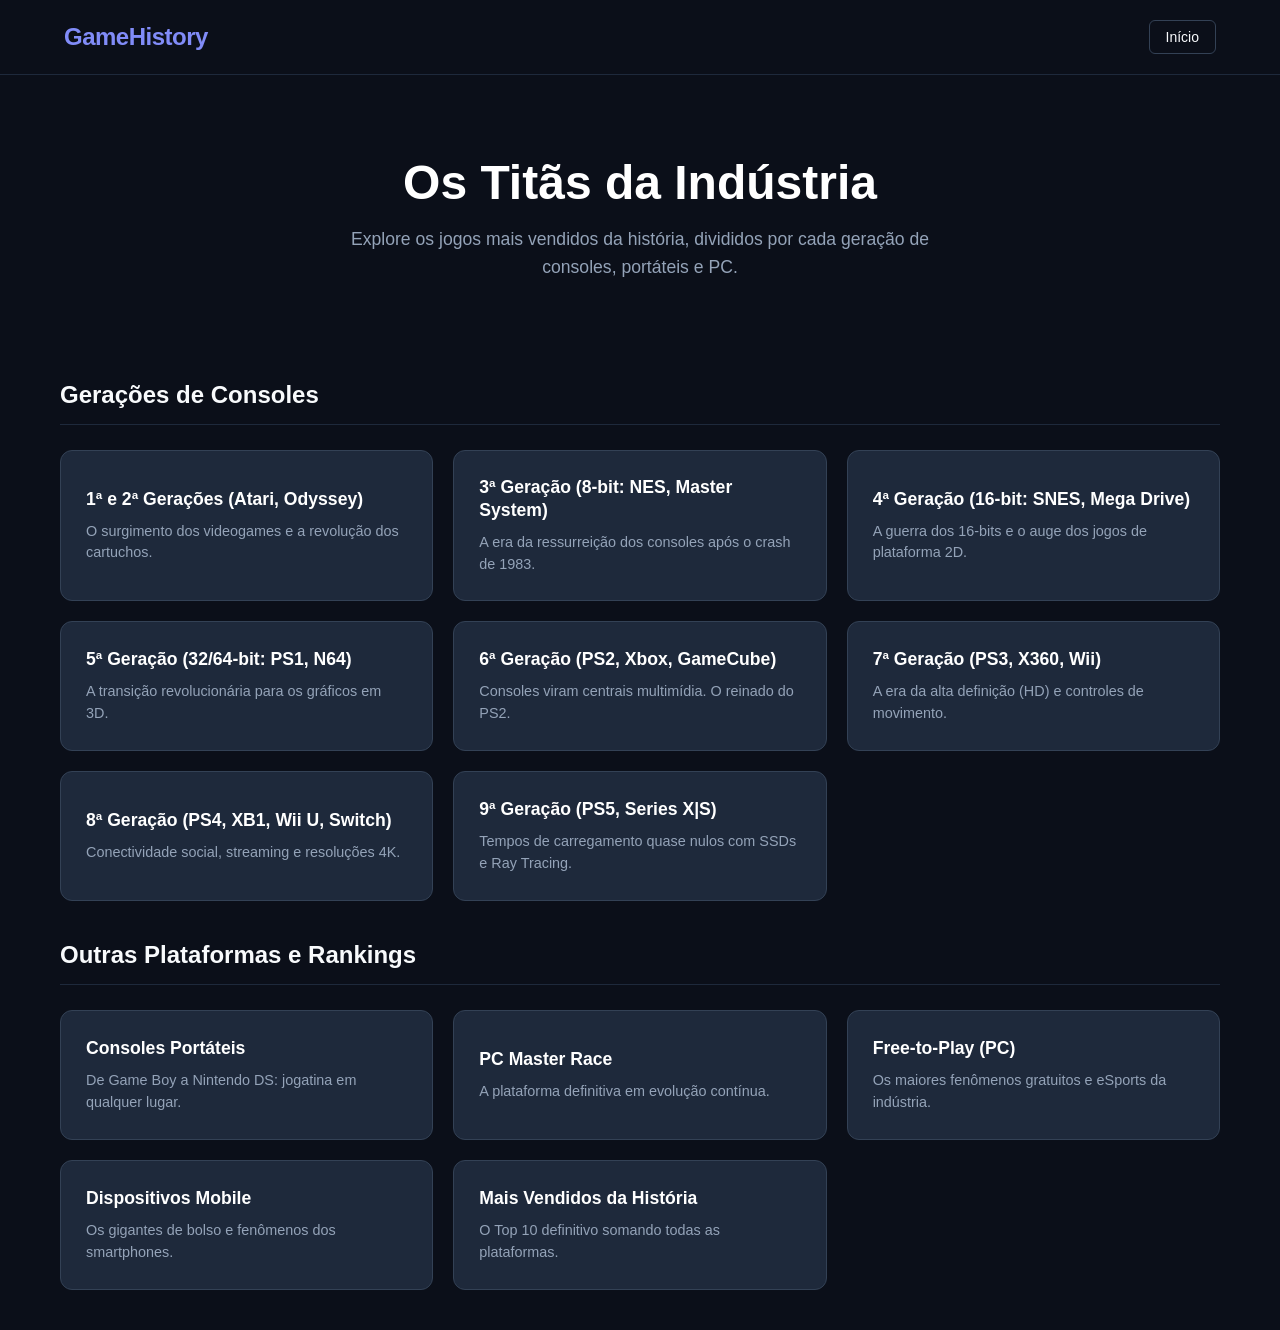
<file: index.html>
<!DOCTYPE html>
<html lang="pt-BR">
<head>
  <meta charset="UTF-8">
  <meta name="viewport" content="width=device-width, initial-scale=1.0">
  <title>GameHistory - Início</title>
  <link rel="stylesheet" href="css/style.css">
</head>
<body>
  <nav class="navbar">
    <a href="index.html" class="brand">GameHistory</a>
    <div class="navbar-actions">
      <a href="index.html" class="btn-nav">Início</a>
    </div>
  </nav>

  <div class="container">
    <div class="hero">
      <h1>Os Titãs da Indústria</h1>
      <p>Explore os jogos mais vendidos da história, divididos por cada geração de consoles, portáteis e PC.</p>
    </div>

    <h2 class="section-title">Gerações de Consoles</h2>
    <div class="category-grid">
      <a href="geracao2.html" class="category-card">
        <h3>1ª e 2ª Gerações (Atari, Odyssey)</h3>
        <p>O surgimento dos videogames e a revolução dos cartuchos.</p>
      </a>
      <a href="geracao3.html" class="category-card">
        <h3>3ª Geração (8-bit: NES, Master System)</h3>
        <p>A era da ressurreição dos consoles após o crash de 1983.</p>
      </a>
      <a href="geracao4.html" class="category-card">
        <h3>4ª Geração (16-bit: SNES, Mega Drive)</h3>
        <p>A guerra dos 16-bits e o auge dos jogos de plataforma 2D.</p>
      </a>
      <a href="geracao5.html" class="category-card">
        <h3>5ª Geração (32/64-bit: PS1, N64)</h3>
        <p>A transição revolucionária para os gráficos em 3D.</p>
      </a>
      <a href="geracao6.html" class="category-card">
        <h3>6ª Geração (PS2, Xbox, GameCube)</h3>
        <p>Consoles viram centrais multimídia. O reinado do PS2.</p>
      </a>
      <a href="geracao7.html" class="category-card">
        <h3>7ª Geração (PS3, X360, Wii)</h3>
        <p>A era da alta definição (HD) e controles de movimento.</p>
      </a>
      <a href="geracao8.html" class="category-card">
        <h3>8ª Geração (PS4, XB1, Wii U, Switch)</h3>
        <p>Conectividade social, streaming e resoluções 4K.</p>
      </a>
      <a href="geracao9.html" class="category-card">
        <h3>9ª Geração (PS5, Series X|S)</h3>
        <p>Tempos de carregamento quase nulos com SSDs e Ray Tracing.</p>
      </a>
    </div>

    <h2 class="section-title">Outras Plataformas e Rankings</h2>
    <div class="category-grid">
      <a href="portateis.html" class="category-card">
        <h3>Consoles Portáteis</h3>
        <p>De Game Boy a Nintendo DS: jogatina em qualquer lugar.</p>
      </a>
      <a href="pc.html" class="category-card">
        <h3>PC Master Race</h3>
        <p>A plataforma definitiva em evolução contínua.</p>
      </a>
      <a href="f2p.html" class="category-card">
        <h3>Free-to-Play (PC)</h3>
        <p>Os maiores fenômenos gratuitos e eSports da indústria.</p>
      </a>
      <a href="mobile.html" class="category-card">
        <h3>Dispositivos Mobile</h3>
        <p>Os gigantes de bolso e fenômenos dos smartphones.</p>
      </a>
      <a href="todos-os-tempos.html" class="category-card">
        <h3>Mais Vendidos da História</h3>
        <p>O Top 10 definitivo somando todas as plataformas.</p>
      </a>
    </div>
  </div>

  <script src="js/script.js"></script>
</body>
</html>
</file>
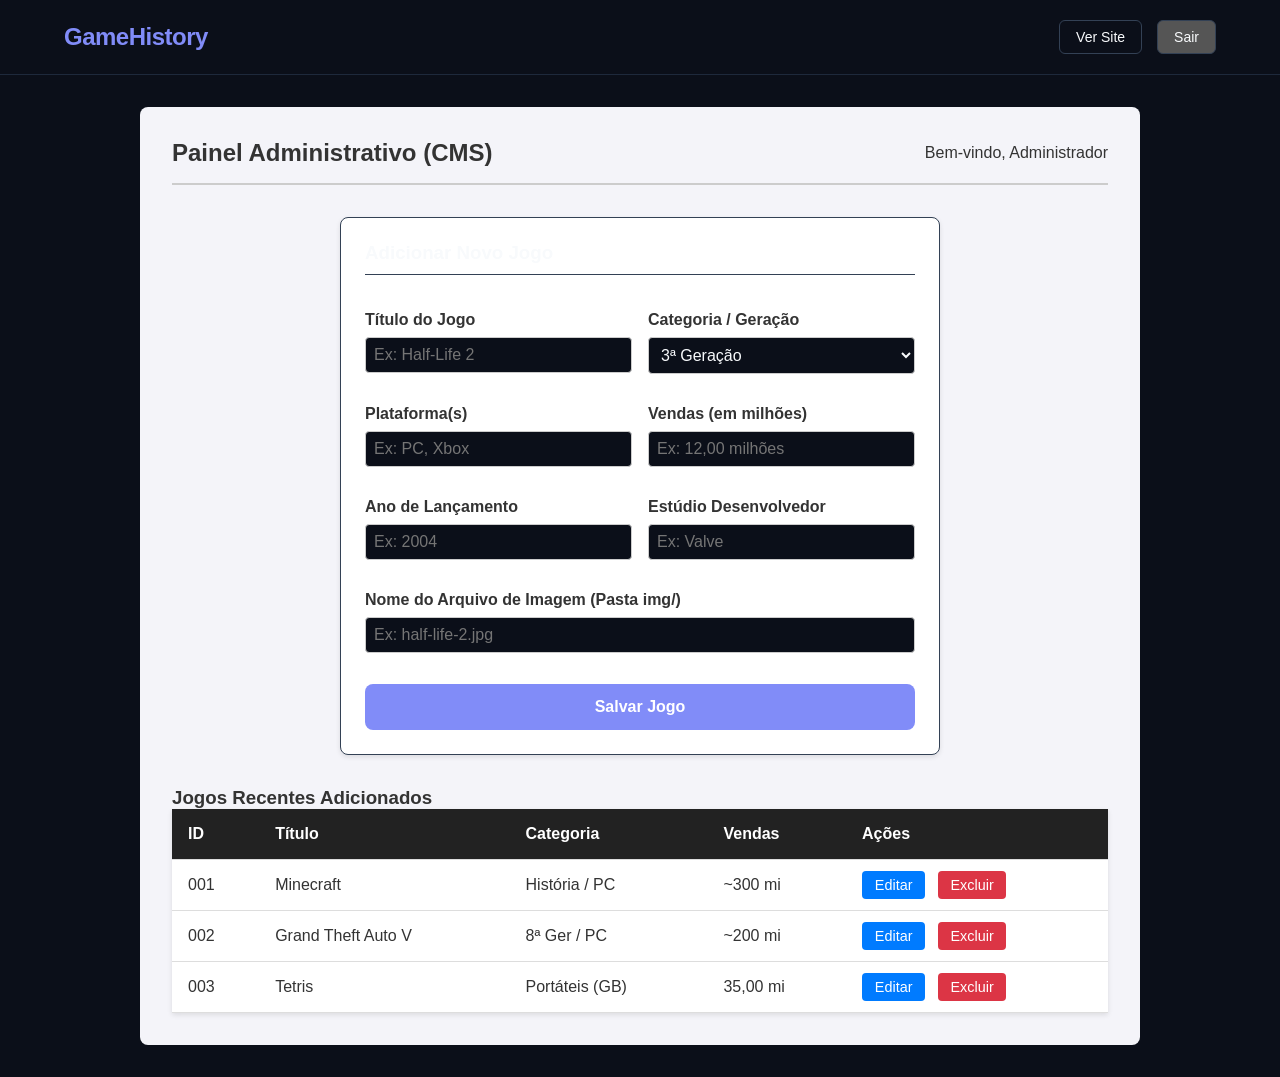
<file: admin.html>
<!DOCTYPE html>
<html lang="pt-BR">
<head>
  <meta charset="UTF-8">
  <title>Painel CMS - GameHistory</title>
  <link rel="stylesheet" href="css/style.css">
  <style>
    /* Estilos exclusivos para a interface do Painel Admin */
    .admin-container {
      max-width: 1000px;
      margin: 2rem auto;
      padding: 2rem;
      background: #f4f4f9;
      border-radius: 8px;
      color: #333;
    }
    .admin-header {
      display: flex;
      justify-content: space-between;
      align-items: center;
      margin-bottom: 2rem;
      border-bottom: 2px solid #ccc;
      padding-bottom: 1rem;
    }
    .admin-form {
      display: grid;
      grid-template-columns: 1fr 1fr;
      gap: 1rem;
      margin-bottom: 2rem;
      background: #fff;
      padding: 1.5rem;
      border-radius: 8px;
      box-shadow: 0 2px 5px rgba(0,0,0,0.1);
    }
    .form-group {
      display: flex;
      flex-direction: column;
    }
    .form-group label {
      font-weight: bold;
      margin-bottom: 0.5rem;
    }
    .form-group input, .form-group select {
      padding: 0.5rem;
      border: 1px solid #ccc;
      border-radius: 4px;
      font-size: 1rem;
    }
    .form-full {
      grid-column: span 2;
    }
    .btn-submit {
      grid-column: span 2;
      padding: 0.75rem;
      background: #e50914; /* Mantendo o tom vermelho/gamer */
      color: #fff;
      border: none;
      border-radius: 4px;
      cursor: pointer;
      font-size: 1.1rem;
      font-weight: bold;
    }
    .btn-submit:hover {
      background: #b20710;
    }
    .admin-table {
      width: 100%;
      border-collapse: collapse;
      background: #fff;
      box-shadow: 0 2px 5px rgba(0,0,0,0.1);
    }
    .admin-table th, .admin-table td {
      padding: 1rem;
      text-align: left;
      border-bottom: 1px solid #ddd;
    }
    .admin-table th {
      background: #222;
      color: #fff;
    }
    .btn-edit {
      background: #007bff;
      color: white;
      padding: 0.4rem 0.8rem;
      text-decoration: none;
      border-radius: 4px;
      font-size: 0.9rem;
      margin-right: 0.5rem;
    }
    .btn-delete {
      background: #dc3545;
      color: white;
      padding: 0.4rem 0.8rem;
      text-decoration: none;
      border-radius: 4px;
      font-size: 0.9rem;
    }
  </style>
</head>
<body>
  <nav class="navbar">
    <a href="index.html" class="brand">GameHistory</a>
    <div class="navbar-actions">
      <a href="index.html" class="btn-nav">Ver Site</a>
      <a href="#" class="btn-nav" style="background: #555;">Sair</a>
    </div>
  </nav>

  <div class="admin-container">
    <div class="admin-header">
      <h2>Painel Administrativo (CMS)</h2>
      <p>Bem-vindo, Administrador</p>
    </div>

    <!-- Formulário de Mockup para adicionar novos jogos -->
    <form class="admin-form" action="#" method="POST">
      <div class="form-full">
        <h3>Adicionar Novo Jogo</h3>
      </div>
      
      <div class="form-group">
        <label for="titulo">Título do Jogo</label>
        <input type="text" id="titulo" placeholder="Ex: Half-Life 2">
      </div>

      <div class="form-group">
        <label for="categoria">Categoria / Geração</label>
        <select id="categoria">
          <option value="gen3">3ª Geração</option>
          <option value="gen4">4ª Geração</option>
          <option value="gen5">5ª Geração</option>
          <option value="gen6">6ª Geração</option>
          <option value="gen7">7ª Geração</option>
          <option value="gen8">8ª Geração</option>
          <option value="gen9">9ª Geração</option>
          <option value="pc">PC Master Race</option>
          <option value="portateis">Portáteis</option>
          <option value="todos">Mais Vendidos da História</option>
        </select>
      </div>

      <div class="form-group">
        <label for="plataforma">Plataforma(s)</label>
        <input type="text" id="plataforma" placeholder="Ex: PC, Xbox">
      </div>

      <div class="form-group">
        <label for="vendas">Vendas (em milhões)</label>
        <input type="text" id="vendas" placeholder="Ex: 12,00 milhões">
      </div>

      <div class="form-group">
        <label for="lancamento">Ano de Lançamento</label>
        <input type="number" id="lancamento" placeholder="Ex: 2004">
      </div>

      <div class="form-group">
        <label for="estudio">Estúdio Desenvolvedor</label>
        <input type="text" id="estudio" placeholder="Ex: Valve">
      </div>

      <div class="form-group form-full">
        <label for="imagem">Nome do Arquivo de Imagem (Pasta img/)</label>
        <input type="text" id="imagem" placeholder="Ex: half-life-2.jpg">
      </div>

      <button type="submit" class="btn-submit">Salvar Jogo</button>
    </form>

    <!-- Tabela de Mockup listando jogos existentes -->
    <h3>Jogos Recentes Adicionados</h3>
    <table class="admin-table">
      <thead>
        <tr>
          <th>ID</th>
          <th>Título</th>
          <th>Categoria</th>
          <th>Vendas</th>
          <th>Ações</th>
        </tr>
      </thead>
      <tbody>
        <tr>
          <td>001</td>
          <td>Minecraft</td>
          <td>História / PC</td>
          <td>~300 mi</td>
          <td>
            <a href="#" class="btn-edit">Editar</a>
            <a href="#" class="btn-delete">Excluir</a>
          </td>
        </tr>
        <tr>
          <td>002</td>
          <td>Grand Theft Auto V</td>
          <td>8ª Ger / PC</td>
          <td>~200 mi</td>
          <td>
            <a href="#" class="btn-edit">Editar</a>
            <a href="#" class="btn-delete">Excluir</a>
          </td>
        </tr>
        <tr>
          <td>003</td>
          <td>Tetris</td>
          <td>Portáteis (GB)</td>
          <td>35,00 mi</td>
          <td>
            <a href="#" class="btn-edit">Editar</a>
            <a href="#" class="btn-delete">Excluir</a>
          </td>
        </tr>
      </tbody>
    </table>
  </div>

  <script src="js/script.js"></script>
</body>
</html>
</file>
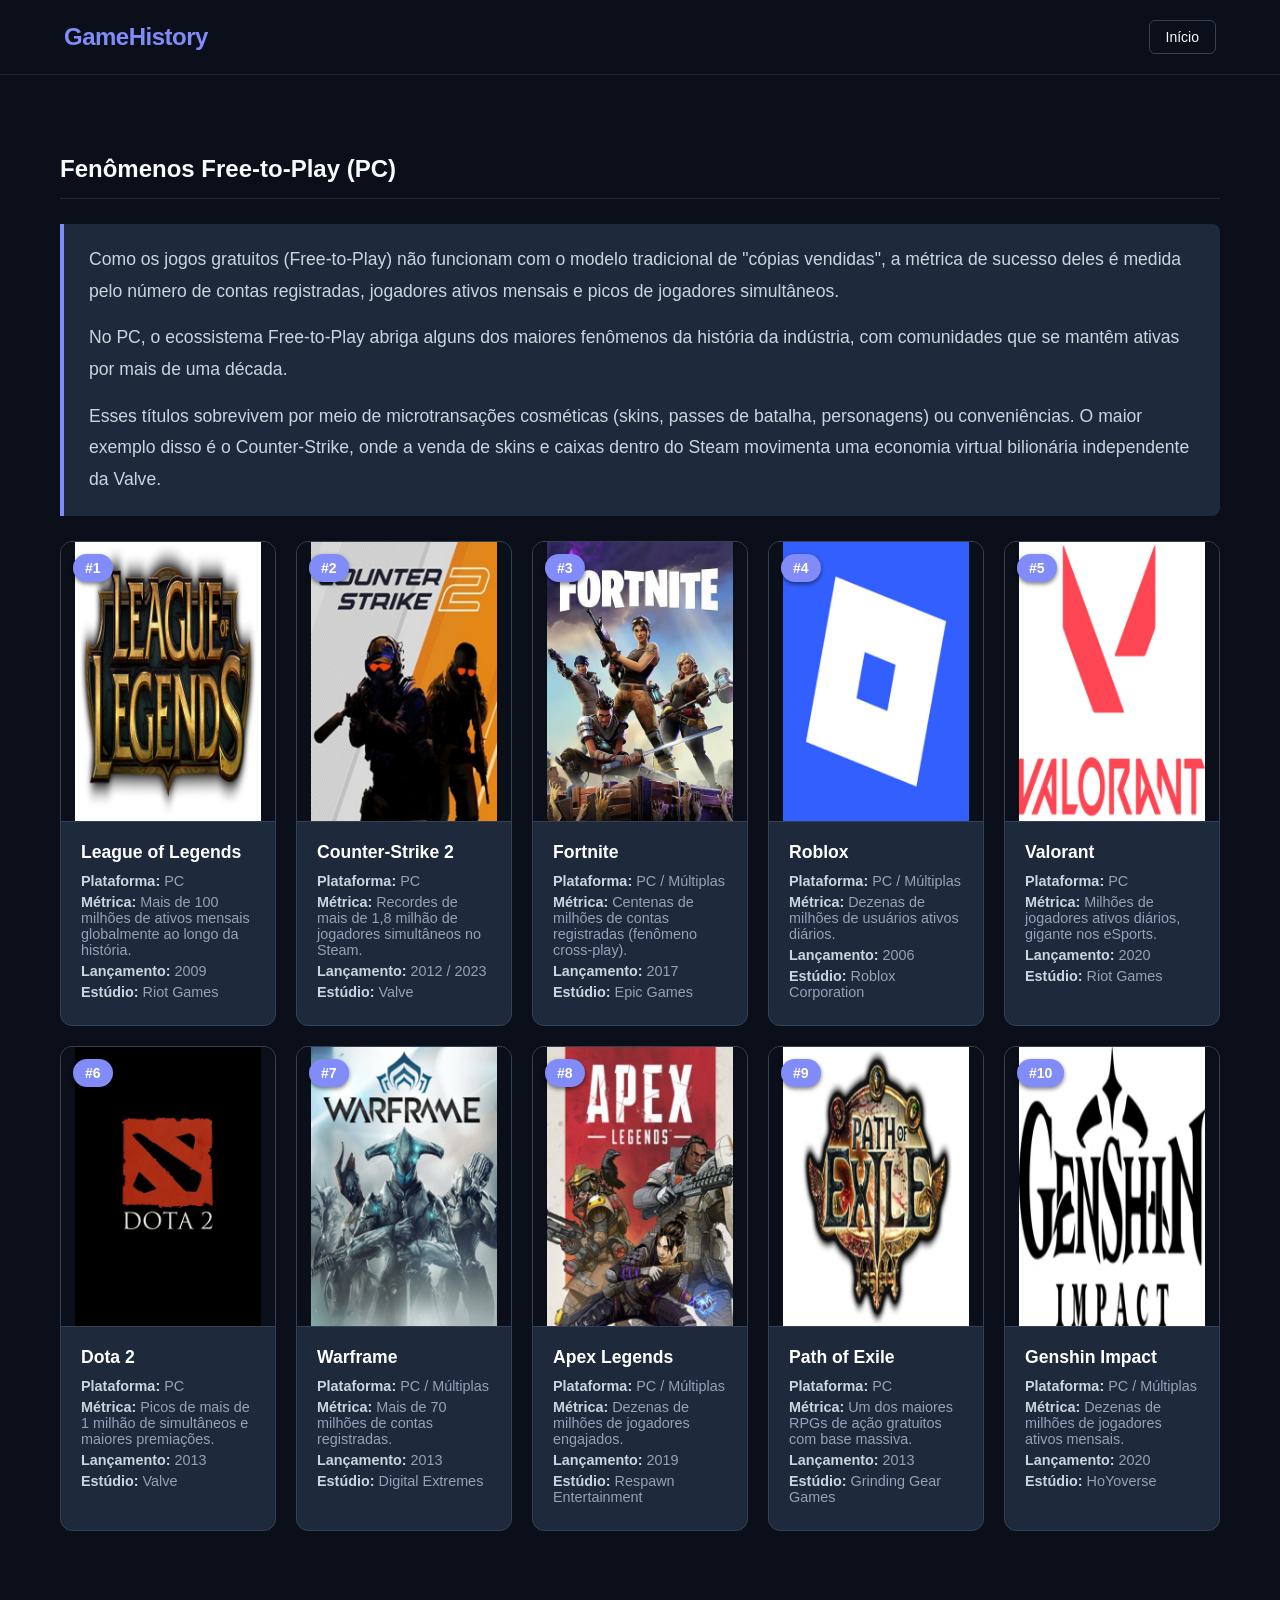
<file: f2p.html>
<!DOCTYPE html>
<html lang="pt-BR">
<head>
  <meta charset="UTF-8">
  <title>Free-to-Play - GameHistory</title>
  <link rel="stylesheet" href="css/style.css">
</head>
<body>
  <nav class="navbar">
    <a href="index.html" class="brand">GameHistory</a>
    <div class="navbar-actions">
      <a href="index.html" class="btn-nav">Início</a>
    </div>
  </nav>

  <div class="container">
    <h2 class="section-title">Fenômenos Free-to-Play (PC)</h2>

    <div class="article-text">
      <p>Como os jogos gratuitos (Free-to-Play) não funcionam com o modelo tradicional de "cópias vendidas", a métrica de sucesso deles é medida pelo número de contas registradas, jogadores ativos mensais e picos de jogadores simultâneos.</p>
      
      <p>No PC, o ecossistema Free-to-Play abriga alguns dos maiores fenômenos da história da indústria, com comunidades que se mantêm ativas por mais de uma década.</p>

      <p>Esses títulos sobrevivem por meio de microtransações cosméticas (skins, passes de batalha, personagens) ou conveniências. O maior exemplo disso é o Counter-Strike, onde a venda de skins e caixas dentro do Steam movimenta uma economia virtual bilionária independente da Valve.</p>
    </div>

    <div class="games-grid">
      <div class="game-card">
        <span class="rank">#1</span>
        <img src="img/lol.jpg" alt="League of Legends">
        <div class="info">
          <h3>League of Legends</h3>
          <p><strong>Plataforma:</strong> PC</p>
          <p><strong>Métrica:</strong> Mais de 100 milhões de ativos mensais globalmente ao longo da história.</p>
          <p><strong>Lançamento:</strong> 2009</p>
          <p><strong>Estúdio:</strong> Riot Games</p>
        </div>
      </div>

      <div class="game-card">
        <span class="rank">#2</span>
        <img src="img/cs2.jpg" alt="Counter-Strike 2 (CS:GO)">
        <div class="info">
          <h3>Counter-Strike 2</h3>
          <p><strong>Plataforma:</strong> PC</p>
          <p><strong>Métrica:</strong> Recordes de mais de 1,8 milhão de jogadores simultâneos no Steam.</p>
          <p><strong>Lançamento:</strong> 2012 / 2023</p>
          <p><strong>Estúdio:</strong> Valve</p>
        </div>
      </div>

      <div class="game-card">
        <span class="rank">#3</span>
        <img src="img/fortnite.jpg" alt="Fortnite">
        <div class="info">
          <h3>Fortnite</h3>
          <p><strong>Plataforma:</strong> PC / Múltiplas</p>
          <p><strong>Métrica:</strong> Centenas de milhões de contas registradas (fenômeno cross-play).</p>
          <p><strong>Lançamento:</strong> 2017</p>
          <p><strong>Estúdio:</strong> Epic Games</p>
        </div>
      </div>

      <div class="game-card">
        <span class="rank">#4</span>
        <img src="img/roblox.jpg" alt="Roblox">
        <div class="info">
          <h3>Roblox</h3>
          <p><strong>Plataforma:</strong> PC / Múltiplas</p>
          <p><strong>Métrica:</strong> Dezenas de milhões de usuários ativos diários.</p>
          <p><strong>Lançamento:</strong> 2006</p>
          <p><strong>Estúdio:</strong> Roblox Corporation</p>
        </div>
      </div>

      <div class="game-card">
        <span class="rank">#5</span>
        <img src="img/valorant.jpg" alt="Valorant">
        <div class="info">
          <h3>Valorant</h3>
          <p><strong>Plataforma:</strong> PC</p>
          <p><strong>Métrica:</strong> Milhões de jogadores ativos diários, gigante nos eSports.</p>
          <p><strong>Lançamento:</strong> 2020</p>
          <p><strong>Estúdio:</strong> Riot Games</p>
        </div>
      </div>

      <div class="game-card">
        <span class="rank">#6</span>
        <img src="img/dota2.jpg" alt="Dota 2">
        <div class="info">
          <h3>Dota 2</h3>
          <p><strong>Plataforma:</strong> PC</p>
          <p><strong>Métrica:</strong> Picos de mais de 1 milhão de simultâneos e maiores premiações.</p>
          <p><strong>Lançamento:</strong> 2013</p>
          <p><strong>Estúdio:</strong> Valve</p>
        </div>
      </div>

      <div class="game-card">
        <span class="rank">#7</span>
        <img src="img/warframe.jpg" alt="Warframe">
        <div class="info">
          <h3>Warframe</h3>
          <p><strong>Plataforma:</strong> PC / Múltiplas</p>
          <p><strong>Métrica:</strong> Mais de 70 milhões de contas registradas.</p>
          <p><strong>Lançamento:</strong> 2013</p>
          <p><strong>Estúdio:</strong> Digital Extremes</p>
        </div>
      </div>

      <div class="game-card">
        <span class="rank">#8</span>
        <img src="img/apex.jpg" alt="Apex Legends">
        <div class="info">
          <h3>Apex Legends</h3>
          <p><strong>Plataforma:</strong> PC / Múltiplas</p>
          <p><strong>Métrica:</strong> Dezenas de milhões de jogadores engajados.</p>
          <p><strong>Lançamento:</strong> 2019</p>
          <p><strong>Estúdio:</strong> Respawn Entertainment</p>
        </div>
      </div>

      <div class="game-card">
        <span class="rank">#9</span>
        <img src="img/poe.jpg" alt="Path of Exile">
        <div class="info">
          <h3>Path of Exile</h3>
          <p><strong>Plataforma:</strong> PC</p>
          <p><strong>Métrica:</strong> Um dos maiores RPGs de ação gratuitos com base massiva.</p>
          <p><strong>Lançamento:</strong> 2013</p>
          <p><strong>Estúdio:</strong> Grinding Gear Games</p>
        </div>
      </div>

      <div class="game-card">
        <span class="rank">#10</span>
        <img src="img/genshin.jpg" alt="Genshin Impact">
        <div class="info">
          <h3>Genshin Impact</h3>
          <p><strong>Plataforma:</strong> PC / Múltiplas</p>
          <p><strong>Métrica:</strong> Dezenas de milhões de jogadores ativos mensais.</p>
          <p><strong>Lançamento:</strong> 2020</p>
          <p><strong>Estúdio:</strong> HoYoverse</p>
        </div>
      </div>
    </div>
  </div>

  <script src="js/script.js"></script>
</body>
</html>
</file>
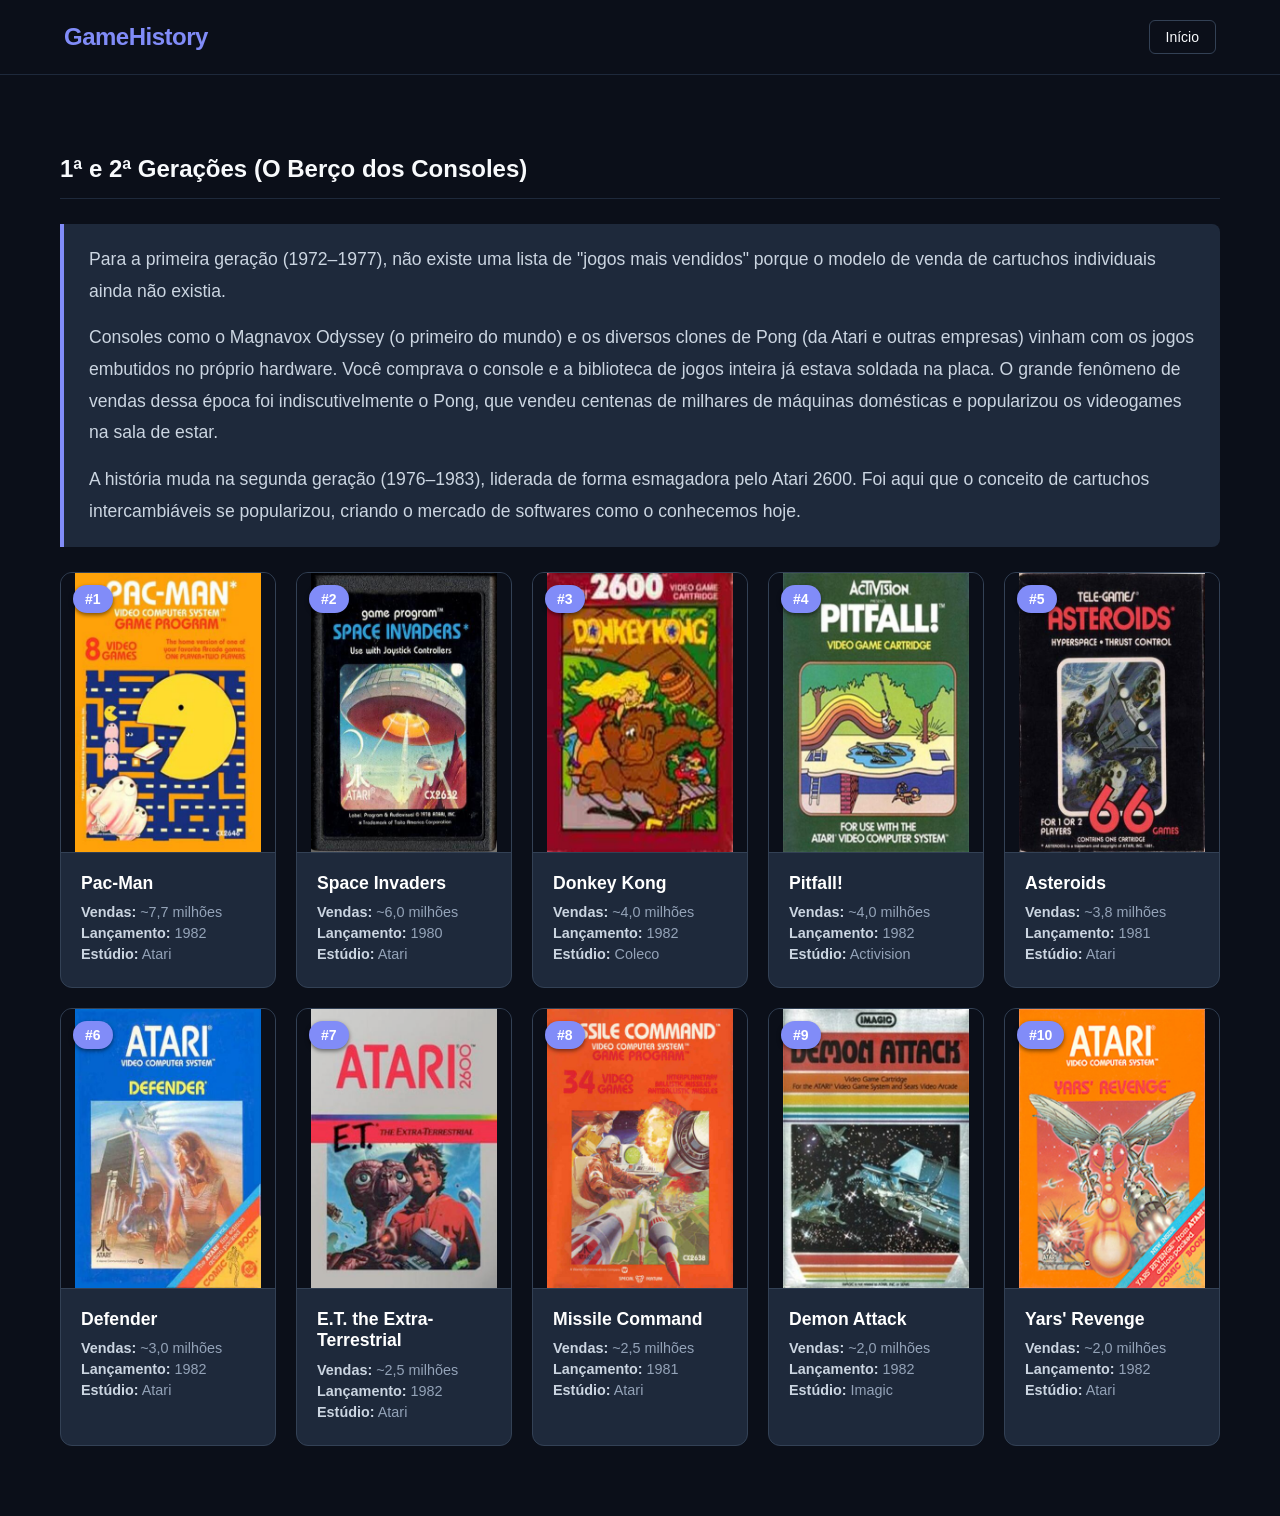
<file: geracao2.html>
<!DOCTYPE html>
<html lang="pt-BR">
<head>
  <meta charset="UTF-8">
  <title>1ª e 2ª Gerações - GameHistory</title>
  <link rel="stylesheet" href="css/style.css">
</head>
<body>
  <nav class="navbar">
    <a href="index.html" class="brand">GameHistory</a>
    <div class="navbar-actions">
      <a href="index.html" class="btn-nav">Início</a>
    </div>
  </nav>

  <div class="container">
    <h2 class="section-title">1ª e 2ª Gerações (O Berço dos Consoles)</h2>

    <div class="article-text">
      <p>Para a primeira geração (1972–1977), não existe uma lista de "jogos mais vendidos" porque o modelo de venda de cartuchos individuais ainda não existia.</p>
      
      <p>Consoles como o Magnavox Odyssey (o primeiro do mundo) e os diversos clones de Pong (da Atari e outras empresas) vinham com os jogos embutidos no próprio hardware. Você comprava o console e a biblioteca de jogos inteira já estava soldada na placa. O grande fenômeno de vendas dessa época foi indiscutivelmente o Pong, que vendeu centenas de milhares de máquinas domésticas e popularizou os videogames na sala de estar.</p>
      
      <p>A história muda na segunda geração (1976–1983), liderada de forma esmagadora pelo Atari 2600. Foi aqui que o conceito de cartuchos intercambiáveis se popularizou, criando o mercado de softwares como o conhecemos hoje.</p>
    </div>

    <div class="games-grid">
      <div class="game-card">
        <span class="rank">#1</span>
        <img src="img/pac-man.jpg" alt="Pac-Man">
        <div class="info">
          <h3>Pac-Man</h3>
          <p><strong>Vendas:</strong> ~7,7 milhões</p>
          <p><strong>Lançamento:</strong> 1982</p>
          <p><strong>Estúdio:</strong> Atari</p>
        </div>
      </div>

      <div class="game-card">
        <span class="rank">#2</span>
        <img src="img/space-invaders.jpg" alt="Space Invaders">
        <div class="info">
          <h3>Space Invaders</h3>
          <p><strong>Vendas:</strong> ~6,0 milhões</p>
          <p><strong>Lançamento:</strong> 1980</p>
          <p><strong>Estúdio:</strong> Atari</p>
        </div>
      </div>

      <div class="game-card">
        <span class="rank">#3</span>
        <img src="img/donkey-kong.jpg" alt="Donkey Kong">
        <div class="info">
          <h3>Donkey Kong</h3>
          <p><strong>Vendas:</strong> ~4,0 milhões</p>
          <p><strong>Lançamento:</strong> 1982</p>
          <p><strong>Estúdio:</strong> Coleco</p>
        </div>
      </div>

      <div class="game-card">
        <span class="rank">#4</span>
        <img src="img/pitfall.jpg" alt="Pitfall!">
        <div class="info">
          <h3>Pitfall!</h3>
          <p><strong>Vendas:</strong> ~4,0 milhões</p>
          <p><strong>Lançamento:</strong> 1982</p>
          <p><strong>Estúdio:</strong> Activision</p>
        </div>
      </div>

      <div class="game-card">
        <span class="rank">#5</span>
        <img src="img/asteroids.jpg" alt="Asteroids">
        <div class="info">
          <h3>Asteroids</h3>
          <p><strong>Vendas:</strong> ~3,8 milhões</p>
          <p><strong>Lançamento:</strong> 1981</p>
          <p><strong>Estúdio:</strong> Atari</p>
        </div>
      </div>

      <div class="game-card">
        <span class="rank">#6</span>
        <img src="img/defender.jpg" alt="Defender">
        <div class="info">
          <h3>Defender</h3>
          <p><strong>Vendas:</strong> ~3,0 milhões</p>
          <p><strong>Lançamento:</strong> 1982</p>
          <p><strong>Estúdio:</strong> Atari</p>
        </div>
      </div>

      <div class="game-card">
        <span class="rank">#7</span>
        <img src="img/et.jpg" alt="E.T. the Extra-Terrestrial">
        <div class="info">
          <h3>E.T. the Extra-Terrestrial</h3>
          <p><strong>Vendas:</strong> ~2,5 milhões</p>
          <p><strong>Lançamento:</strong> 1982</p>
          <p><strong>Estúdio:</strong> Atari</p>
        </div>
      </div>

      <div class="game-card">
        <span class="rank">#8</span>
        <img src="img/missile-command.jpg" alt="Missile Command">
        <div class="info">
          <h3>Missile Command</h3>
          <p><strong>Vendas:</strong> ~2,5 milhões</p>
          <p><strong>Lançamento:</strong> 1981</p>
          <p><strong>Estúdio:</strong> Atari</p>
        </div>
      </div>

      <div class="game-card">
        <span class="rank">#9</span>
        <img src="img/demon-attack.jpg" alt="Demon Attack">
        <div class="info">
          <h3>Demon Attack</h3>
          <p><strong>Vendas:</strong> ~2,0 milhões</p>
          <p><strong>Lançamento:</strong> 1982</p>
          <p><strong>Estúdio:</strong> Imagic</p>
        </div>
      </div>

      <div class="game-card">
        <span class="rank">#10</span>
        <img src="img/yars-revenge.jpg" alt="Yars' Revenge">
        <div class="info">
          <h3>Yars' Revenge</h3>
          <p><strong>Vendas:</strong> ~2,0 milhões</p>
          <p><strong>Lançamento:</strong> 1982</p>
          <p><strong>Estúdio:</strong> Atari</p>
        </div>
      </div>
    </div>
  </div>

  <script src="js/script.js"></script>
</body>
</html>
</file>
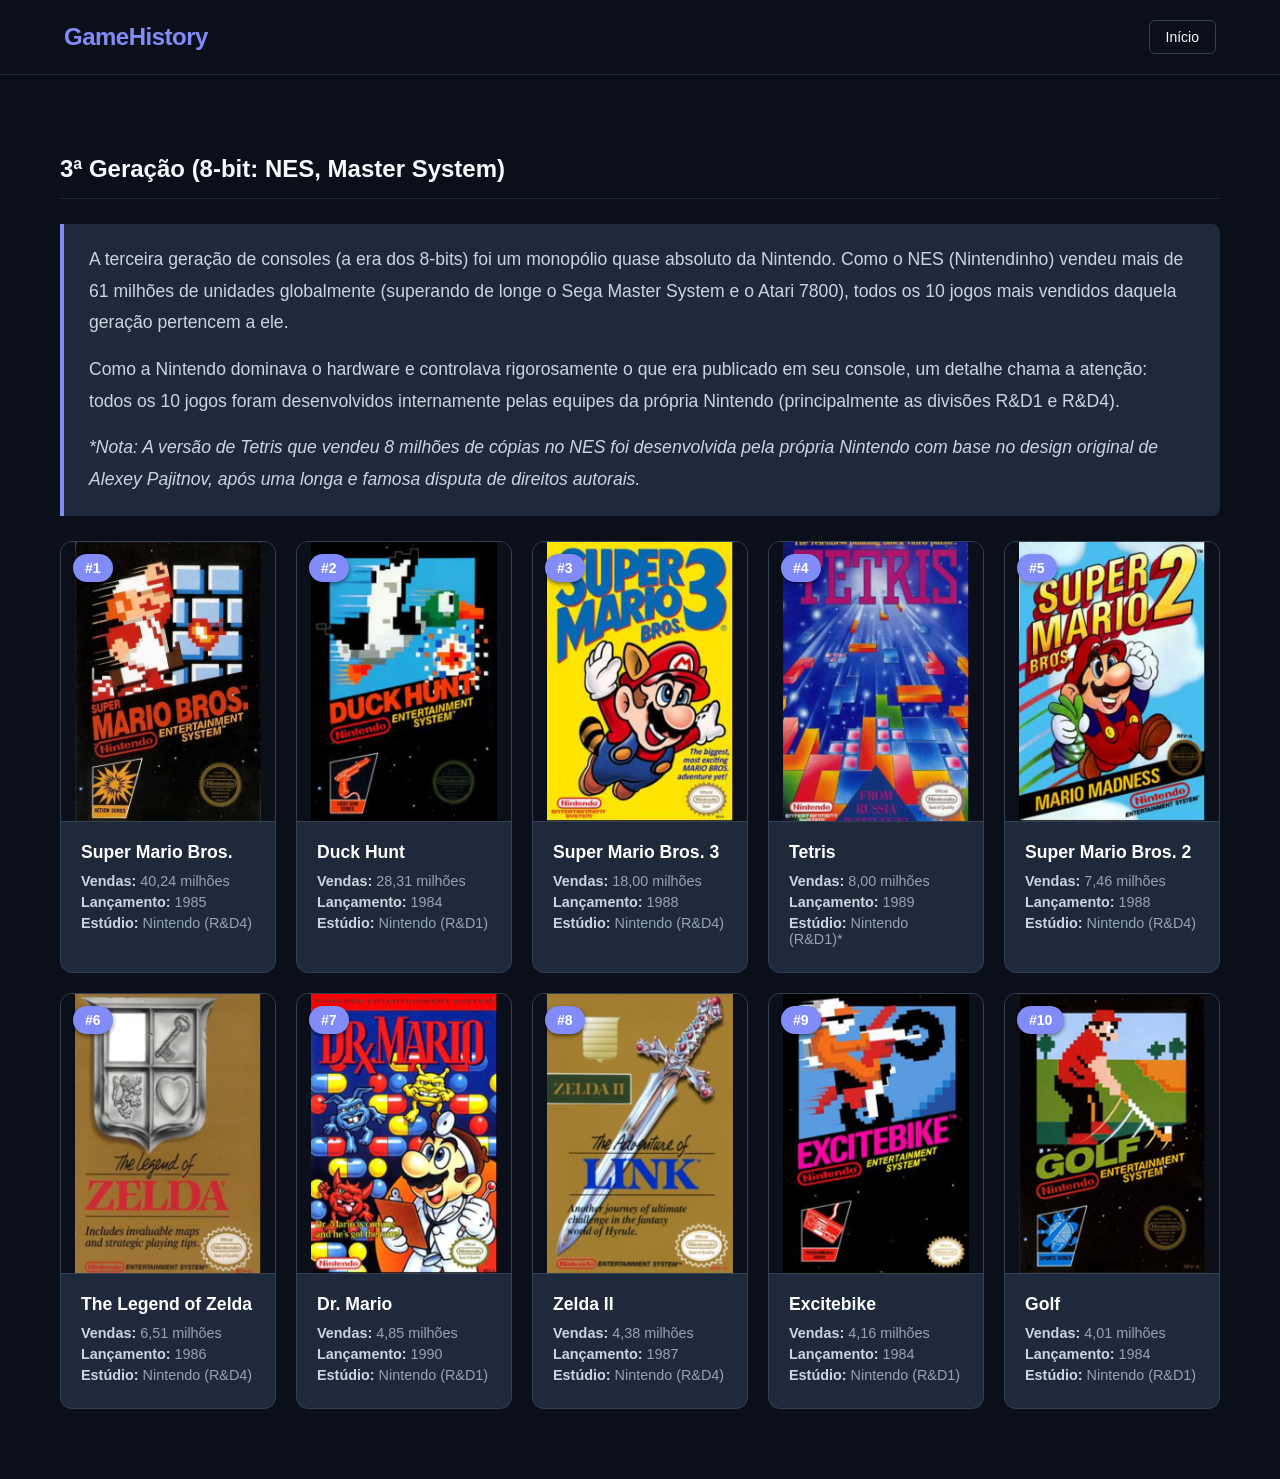
<file: geracao3.html>
<!DOCTYPE html>
<html lang="pt-BR">
<head>
  <meta charset="UTF-8">
  <title>3ª Geração - GameHistory</title>
  <link rel="stylesheet" href="css/style.css">
</head>
<body>
  <nav class="navbar">
    <a href="index.html" class="brand">GameHistory</a>
    <div class="navbar-actions">
      <a href="index.html" class="btn-nav">Início</a>
    </div>
  </nav>

  <div class="container">
    <h2 class="section-title">3ª Geração (8-bit: NES, Master System)</h2>

    <div class="article-text">
      <p>A terceira geração de consoles (a era dos 8-bits) foi um monopólio quase absoluto da Nintendo. Como o NES (Nintendinho) vendeu mais de 61 milhões de unidades globalmente (superando de longe o Sega Master System e o Atari 7800), todos os 10 jogos mais vendidos daquela geração pertencem a ele.</p>
      
      <p>Como a Nintendo dominava o hardware e controlava rigorosamente o que era publicado em seu console, um detalhe chama a atenção: todos os 10 jogos foram desenvolvidos internamente pelas equipes da própria Nintendo (principalmente as divisões R&D1 e R&D4).</p>

      <p><em>*Nota: A versão de Tetris que vendeu 8 milhões de cópias no NES foi desenvolvida pela própria Nintendo com base no design original de Alexey Pajitnov, após uma longa e famosa disputa de direitos autorais.</em></p>
    </div>

    <div class="games-grid">
      <div class="game-card">
        <span class="rank">#1</span>
        <img src="img/smb.jpg" alt="Super Mario Bros.">
        <div class="info">
          <h3>Super Mario Bros.</h3>
          <p><strong>Vendas:</strong> 40,24 milhões</p>
          <p><strong>Lançamento:</strong> 1985</p>
          <p><strong>Estúdio:</strong> Nintendo (R&D4)</p>
        </div>
      </div>

      <div class="game-card">
        <span class="rank">#2</span>
        <img src="img/duck-hunt.jpg" alt="Duck Hunt">
        <div class="info">
          <h3>Duck Hunt</h3>
          <p><strong>Vendas:</strong> 28,31 milhões</p>
          <p><strong>Lançamento:</strong> 1984</p>
          <p><strong>Estúdio:</strong> Nintendo (R&D1)</p>
        </div>
      </div>

      <div class="game-card">
        <span class="rank">#3</span>
        <img src="img/smb3.jpg" alt="Super Mario Bros. 3">
        <div class="info">
          <h3>Super Mario Bros. 3</h3>
          <p><strong>Vendas:</strong> 18,00 milhões</p>
          <p><strong>Lançamento:</strong> 1988</p>
          <p><strong>Estúdio:</strong> Nintendo (R&D4)</p>
        </div>
      </div>

      <div class="game-card">
        <span class="rank">#4</span>
        <img src="img/tetris-nes.jpg" alt="Tetris">
        <div class="info">
          <h3>Tetris</h3>
          <p><strong>Vendas:</strong> 8,00 milhões</p>
          <p><strong>Lançamento:</strong> 1989</p>
          <p><strong>Estúdio:</strong> Nintendo (R&D1)*</p>
        </div>
      </div>

      <div class="game-card">
        <span class="rank">#5</span>
        <img src="img/smb2.jpg" alt="Super Mario Bros. 2">
        <div class="info">
          <h3>Super Mario Bros. 2</h3>
          <p><strong>Vendas:</strong> 7,46 milhões</p>
          <p><strong>Lançamento:</strong> 1988</p>
          <p><strong>Estúdio:</strong> Nintendo (R&D4)</p>
        </div>
      </div>

      <div class="game-card">
        <span class="rank">#6</span>
        <img src="img/zelda1.jpg" alt="The Legend of Zelda">
        <div class="info">
          <h3>The Legend of Zelda</h3>
          <p><strong>Vendas:</strong> 6,51 milhões</p>
          <p><strong>Lançamento:</strong> 1986</p>
          <p><strong>Estúdio:</strong> Nintendo (R&D4)</p>
        </div>
      </div>

      <div class="game-card">
        <span class="rank">#7</span>
        <img src="img/dr-mario.jpg" alt="Dr. Mario">
        <div class="info">
          <h3>Dr. Mario</h3>
          <p><strong>Vendas:</strong> 4,85 milhões</p>
          <p><strong>Lançamento:</strong> 1990</p>
          <p><strong>Estúdio:</strong> Nintendo (R&D1)</p>
        </div>
      </div>

      <div class="game-card">
        <span class="rank">#8</span>
        <img src="img/zelda2.jpg" alt="Zelda II: The Adventure of Link">
        <div class="info">
          <h3>Zelda II</h3>
          <p><strong>Vendas:</strong> 4,38 milhões</p>
          <p><strong>Lançamento:</strong> 1987</p>
          <p><strong>Estúdio:</strong> Nintendo (R&D4)</p>
        </div>
      </div>

      <div class="game-card">
        <span class="rank">#9</span>
        <img src="img/excitebike.jpg" alt="Excitebike">
        <div class="info">
          <h3>Excitebike</h3>
          <p><strong>Vendas:</strong> 4,16 milhões</p>
          <p><strong>Lançamento:</strong> 1984</p>
          <p><strong>Estúdio:</strong> Nintendo (R&D1)</p>
        </div>
      </div>

      <div class="game-card">
        <span class="rank">#10</span>
        <img src="img/golf.jpg" alt="Golf">
        <div class="info">
          <h3>Golf</h3>
          <p><strong>Vendas:</strong> 4,01 milhões</p>
          <p><strong>Lançamento:</strong> 1984</p>
          <p><strong>Estúdio:</strong> Nintendo (R&D1)</p>
        </div>
      </div>
    </div>
  </div>

  <script src="js/script.js"></script>
</body>
</html>
</file>
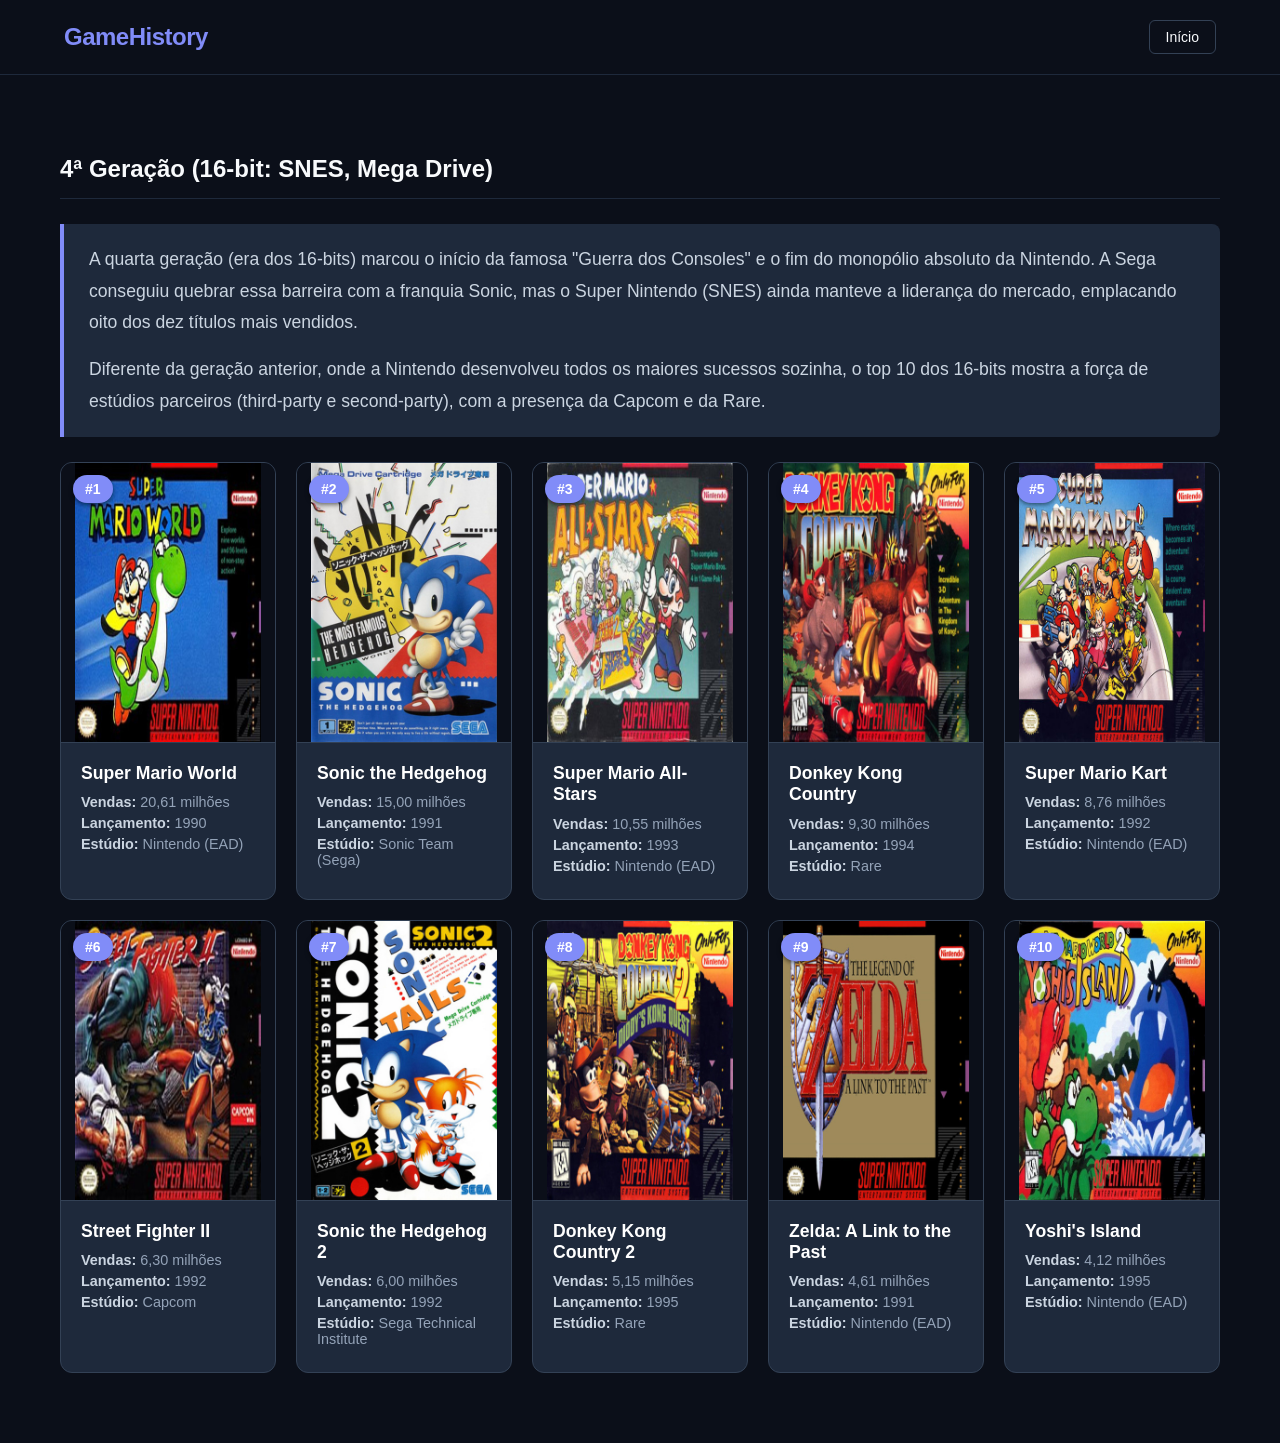
<file: geracao4.html>
<!DOCTYPE html>
<html lang="pt-BR">
<head>
  <meta charset="UTF-8">
  <title>4ª Geração - GameHistory</title>
  <link rel="stylesheet" href="css/style.css">
</head>
<body>
  <nav class="navbar">
    <a href="index.html" class="brand">GameHistory</a>
    <div class="navbar-actions">
      <a href="index.html" class="btn-nav">Início</a>
    </div>
  </nav>

  <div class="container">
    <h2 class="section-title">4ª Geração (16-bit: SNES, Mega Drive)</h2>

    <div class="article-text">
      <p>A quarta geração (era dos 16-bits) marcou o início da famosa "Guerra dos Consoles" e o fim do monopólio absoluto da Nintendo. A Sega conseguiu quebrar essa barreira com a franquia Sonic, mas o Super Nintendo (SNES) ainda manteve a liderança do mercado, emplacando oito dos dez títulos mais vendidos.</p>
      
      <p>Diferente da geração anterior, onde a Nintendo desenvolveu todos os maiores sucessos sozinha, o top 10 dos 16-bits mostra a força de estúdios parceiros (third-party e second-party), com a presença da Capcom e da Rare.</p>
    </div>

    <div class="games-grid">
      <div class="game-card">
        <span class="rank">#1</span>
        <img src="img/smw.jpg" alt="Super Mario World">
        <div class="info">
          <h3>Super Mario World</h3>
          <p><strong>Vendas:</strong> 20,61 milhões</p>
          <p><strong>Lançamento:</strong> 1990</p>
          <p><strong>Estúdio:</strong> Nintendo (EAD)</p>
        </div>
      </div>

      <div class="game-card">
        <span class="rank">#2</span>
        <img src="img/sonic1.jpg" alt="Sonic the Hedgehog">
        <div class="info">
          <h3>Sonic the Hedgehog</h3>
          <p><strong>Vendas:</strong> 15,00 milhões</p>
          <p><strong>Lançamento:</strong> 1991</p>
          <p><strong>Estúdio:</strong> Sonic Team (Sega)</p>
        </div>
      </div>

      <div class="game-card">
        <span class="rank">#3</span>
        <img src="img/sm-allstars.jpg" alt="Super Mario All-Stars">
        <div class="info">
          <h3>Super Mario All-Stars</h3>
          <p><strong>Vendas:</strong> 10,55 milhões</p>
          <p><strong>Lançamento:</strong> 1993</p>
          <p><strong>Estúdio:</strong> Nintendo (EAD)</p>
        </div>
      </div>

      <div class="game-card">
        <span class="rank">#4</span>
        <img src="img/dkc1.jpg" alt="Donkey Kong Country">
        <div class="info">
          <h3>Donkey Kong Country</h3>
          <p><strong>Vendas:</strong> 9,30 milhões</p>
          <p><strong>Lançamento:</strong> 1994</p>
          <p><strong>Estúdio:</strong> Rare</p>
        </div>
      </div>

      <div class="game-card">
        <span class="rank">#5</span>
        <img src="img/smk.jpg" alt="Super Mario Kart">
        <div class="info">
          <h3>Super Mario Kart</h3>
          <p><strong>Vendas:</strong> 8,76 milhões</p>
          <p><strong>Lançamento:</strong> 1992</p>
          <p><strong>Estúdio:</strong> Nintendo (EAD)</p>
        </div>
      </div>

      <div class="game-card">
        <span class="rank">#6</span>
        <img src="img/sf2.jpg" alt="Street Fighter II">
        <div class="info">
          <h3>Street Fighter II</h3>
          <p><strong>Vendas:</strong> 6,30 milhões</p>
          <p><strong>Lançamento:</strong> 1992</p>
          <p><strong>Estúdio:</strong> Capcom</p>
        </div>
      </div>

      <div class="game-card">
        <span class="rank">#7</span>
        <img src="img/sonic2.jpg" alt="Sonic the Hedgehog 2">
        <div class="info">
          <h3>Sonic the Hedgehog 2</h3>
          <p><strong>Vendas:</strong> 6,00 milhões</p>
          <p><strong>Lançamento:</strong> 1992</p>
          <p><strong>Estúdio:</strong> Sega Technical Institute</p>
        </div>
      </div>

      <div class="game-card">
        <span class="rank">#8</span>
        <img src="img/dkc2.jpg" alt="Donkey Kong Country 2">
        <div class="info">
          <h3>Donkey Kong Country 2</h3>
          <p><strong>Vendas:</strong> 5,15 milhões</p>
          <p><strong>Lançamento:</strong> 1995</p>
          <p><strong>Estúdio:</strong> Rare</p>
        </div>
      </div>

      <div class="game-card">
        <span class="rank">#9</span>
        <img src="img/zelda-alttp.jpg" alt="Zelda: A Link to the Past">
        <div class="info">
          <h3>Zelda: A Link to the Past</h3>
          <p><strong>Vendas:</strong> 4,61 milhões</p>
          <p><strong>Lançamento:</strong> 1991</p>
          <p><strong>Estúdio:</strong> Nintendo (EAD)</p>
        </div>
      </div>

      <div class="game-card">
        <span class="rank">#10</span>
        <img src="img/yoshis-island.jpg" alt="Yoshi's Island">
        <div class="info">
          <h3>Yoshi's Island</h3>
          <p><strong>Vendas:</strong> 4,12 milhões</p>
          <p><strong>Lançamento:</strong> 1995</p>
          <p><strong>Estúdio:</strong> Nintendo (EAD)</p>
        </div>
      </div>
    </div>
  </div>

  <script src="js/script.js"></script>
</body>
</html>
</file>
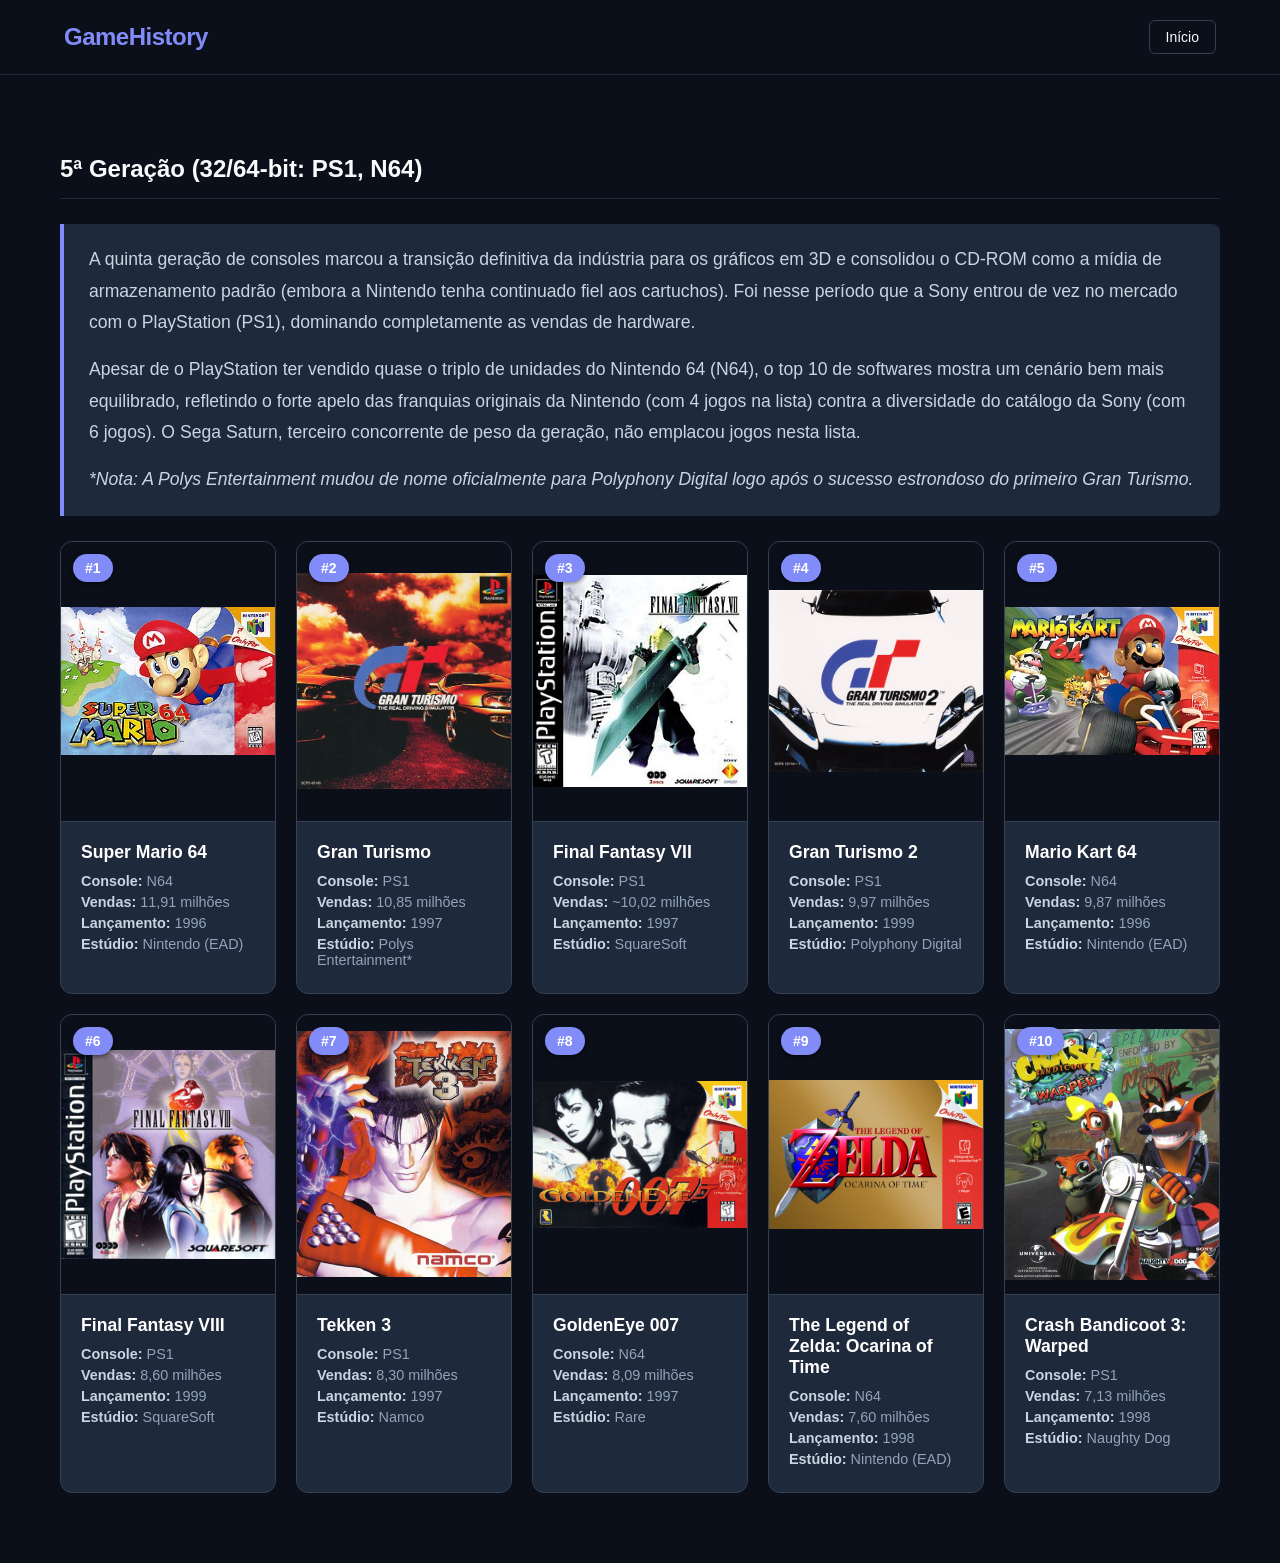
<file: geracao5.html>
<!DOCTYPE html>
<html lang="pt-BR">
<head>
  <meta charset="UTF-8">
  <title>5ª Geração - GameHistory</title>
  <link rel="stylesheet" href="css/style.css">
</head>
<body>
  <nav class="navbar">
    <a href="index.html" class="brand">GameHistory</a>
    <div class="navbar-actions">
      <a href="index.html" class="btn-nav">Início</a>
    </div>
  </nav>

  <div class="container">
    <h2 class="section-title">5ª Geração (32/64-bit: PS1, N64)</h2>

    <div class="article-text">
      <p>A quinta geração de consoles marcou a transição definitiva da indústria para os gráficos em 3D e consolidou o CD-ROM como a mídia de armazenamento padrão (embora a Nintendo tenha continuado fiel aos cartuchos). Foi nesse período que a Sony entrou de vez no mercado com o PlayStation (PS1), dominando completamente as vendas de hardware.</p>
      
      <p>Apesar de o PlayStation ter vendido quase o triplo de unidades do Nintendo 64 (N64), o top 10 de softwares mostra um cenário bem mais equilibrado, refletindo o forte apelo das franquias originais da Nintendo (com 4 jogos na lista) contra a diversidade do catálogo da Sony (com 6 jogos). O Sega Saturn, terceiro concorrente de peso da geração, não emplacou jogos nesta lista.</p>

      <p><em>*Nota: A Polys Entertainment mudou de nome oficialmente para Polyphony Digital logo após o sucesso estrondoso do primeiro Gran Turismo.</em></p>
    </div>

    <div class="games-grid">
      <div class="game-card">
        <span class="rank">#1</span>
        <img src="img/sm64.jpg" alt="Super Mario 64">
        <div class="info">
          <h3>Super Mario 64</h3>
          <p><strong>Console:</strong> N64</p>
          <p><strong>Vendas:</strong> 11,91 milhões</p>
          <p><strong>Lançamento:</strong> 1996</p>
          <p><strong>Estúdio:</strong> Nintendo (EAD)</p>
        </div>
      </div>

      <div class="game-card">
        <span class="rank">#2</span>
        <img src="img/gt1.jpg" alt="Gran Turismo">
        <div class="info">
          <h3>Gran Turismo</h3>
          <p><strong>Console:</strong> PS1</p>
          <p><strong>Vendas:</strong> 10,85 milhões</p>
          <p><strong>Lançamento:</strong> 1997</p>
          <p><strong>Estúdio:</strong> Polys Entertainment*</p>
        </div>
      </div>

      <div class="game-card">
        <span class="rank">#3</span>
        <img src="img/ff7.jpg" alt="Final Fantasy VII">
        <div class="info">
          <h3>Final Fantasy VII</h3>
          <p><strong>Console:</strong> PS1</p>
          <p><strong>Vendas:</strong> ~10,02 milhões</p>
          <p><strong>Lançamento:</strong> 1997</p>
          <p><strong>Estúdio:</strong> SquareSoft</p>
        </div>
      </div>

      <div class="game-card">
        <span class="rank">#4</span>
        <img src="img/gt2.jpg" alt="Gran Turismo 2">
        <div class="info">
          <h3>Gran Turismo 2</h3>
          <p><strong>Console:</strong> PS1</p>
          <p><strong>Vendas:</strong> 9,97 milhões</p>
          <p><strong>Lançamento:</strong> 1999</p>
          <p><strong>Estúdio:</strong> Polyphony Digital</p>
        </div>
      </div>

      <div class="game-card">
        <span class="rank">#5</span>
        <img src="img/mk64.jpg" alt="Mario Kart 64">
        <div class="info">
          <h3>Mario Kart 64</h3>
          <p><strong>Console:</strong> N64</p>
          <p><strong>Vendas:</strong> 9,87 milhões</p>
          <p><strong>Lançamento:</strong> 1996</p>
          <p><strong>Estúdio:</strong> Nintendo (EAD)</p>
        </div>
      </div>

      <div class="game-card">
        <span class="rank">#6</span>
        <img src="img/ff8.jpg" alt="Final Fantasy VIII">
        <div class="info">
          <h3>Final Fantasy VIII</h3>
          <p><strong>Console:</strong> PS1</p>
          <p><strong>Vendas:</strong> 8,60 milhões</p>
          <p><strong>Lançamento:</strong> 1999</p>
          <p><strong>Estúdio:</strong> SquareSoft</p>
        </div>
      </div>

      <div class="game-card">
        <span class="rank">#7</span>
        <img src="img/tekken3.jpg" alt="Tekken 3">
        <div class="info">
          <h3>Tekken 3</h3>
          <p><strong>Console:</strong> PS1</p>
          <p><strong>Vendas:</strong> 8,30 milhões</p>
          <p><strong>Lançamento:</strong> 1997</p>
          <p><strong>Estúdio:</strong> Namco</p>
        </div>
      </div>

      <div class="game-card">
        <span class="rank">#8</span>
        <img src="img/goldeneye.jpg" alt="GoldenEye 007">
        <div class="info">
          <h3>GoldenEye 007</h3>
          <p><strong>Console:</strong> N64</p>
          <p><strong>Vendas:</strong> 8,09 milhões</p>
          <p><strong>Lançamento:</strong> 1997</p>
          <p><strong>Estúdio:</strong> Rare</p>
        </div>
      </div>

      <div class="game-card">
        <span class="rank">#9</span>
        <img src="img/oot.jpg" alt="The Legend of Zelda: Ocarina of Time">
        <div class="info">
          <h3>The Legend of Zelda: Ocarina of Time</h3>
          <p><strong>Console:</strong> N64</p>
          <p><strong>Vendas:</strong> 7,60 milhões</p>
          <p><strong>Lançamento:</strong> 1998</p>
          <p><strong>Estúdio:</strong> Nintendo (EAD)</p>
        </div>
      </div>

      <div class="game-card">
        <span class="rank">#10</span>
        <img src="img/crash3.jpg" alt="Crash Bandicoot 3: Warped">
        <div class="info">
          <h3>Crash Bandicoot 3: Warped</h3>
          <p><strong>Console:</strong> PS1</p>
          <p><strong>Vendas:</strong> 7,13 milhões</p>
          <p><strong>Lançamento:</strong> 1998</p>
          <p><strong>Estúdio:</strong> Naughty Dog</p>
        </div>
      </div>
    </div>
  </div>

  <script src="js/script.js"></script>
</body>
</html>
</file>
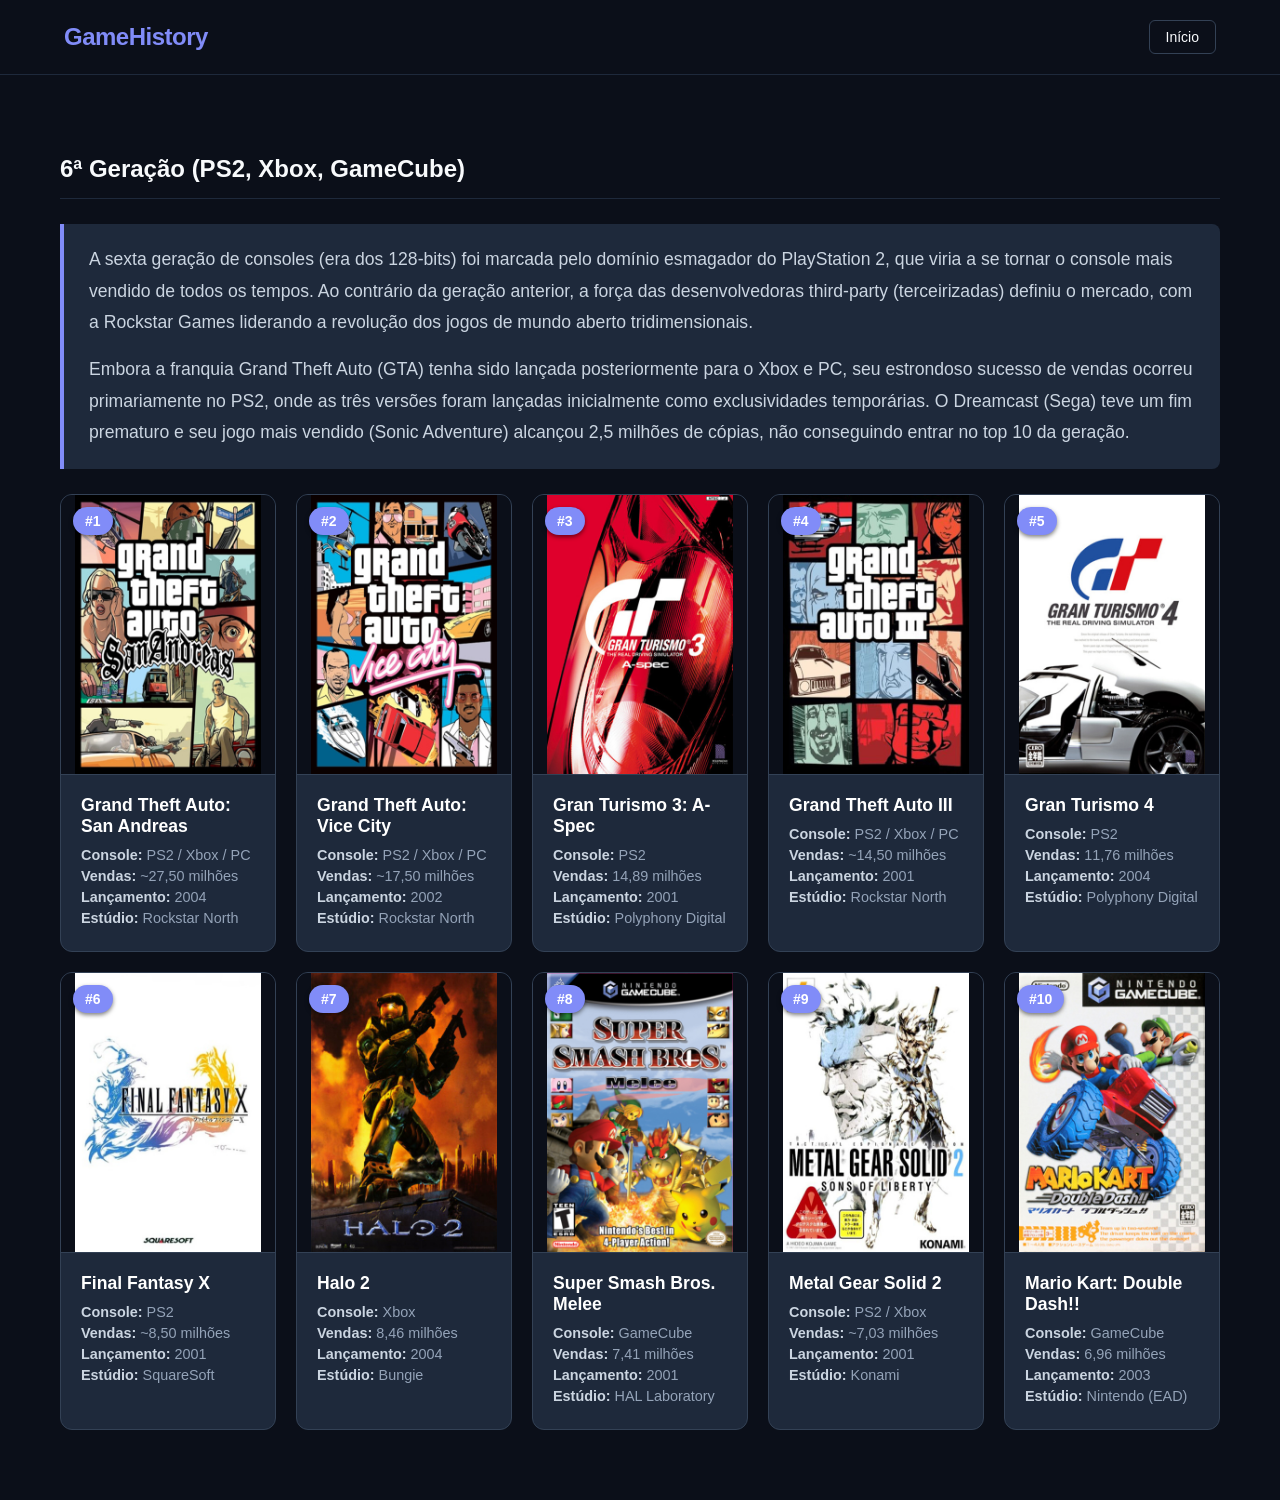
<file: geracao6.html>
<!DOCTYPE html>
<html lang="pt-BR">
<head>
  <meta charset="UTF-8">
  <title>6ª Geração - GameHistory</title>
  <link rel="stylesheet" href="css/style.css">
</head>
<body>
  <nav class="navbar">
    <a href="index.html" class="brand">GameHistory</a>
    <div class="navbar-actions">
      <a href="index.html" class="btn-nav">Início</a>
    </div>
  </nav>

  <div class="container">
    <h2 class="section-title">6ª Geração (PS2, Xbox, GameCube)</h2>

    <div class="article-text">
      <p>A sexta geração de consoles (era dos 128-bits) foi marcada pelo domínio esmagador do PlayStation 2, que viria a se tornar o console mais vendido de todos os tempos. Ao contrário da geração anterior, a força das desenvolvedoras third-party (terceirizadas) definiu o mercado, com a Rockstar Games liderando a revolução dos jogos de mundo aberto tridimensionais.</p>
      
      <p>Embora a franquia Grand Theft Auto (GTA) tenha sido lançada posteriormente para o Xbox e PC, seu estrondoso sucesso de vendas ocorreu primariamente no PS2, onde as três versões foram lançadas inicialmente como exclusividades temporárias. O Dreamcast (Sega) teve um fim prematuro e seu jogo mais vendido (Sonic Adventure) alcançou 2,5 milhões de cópias, não conseguindo entrar no top 10 da geração.</p>
    </div>

    <div class="games-grid">
      <div class="game-card">
        <span class="rank">#1</span>
        <img src="img/gta-sa.jpg" alt="Grand Theft Auto: San Andreas">
        <div class="info">
          <h3>Grand Theft Auto: San Andreas</h3>
          <p><strong>Console:</strong> PS2 / Xbox / PC</p>
          <p><strong>Vendas:</strong> ~27,50 milhões</p>
          <p><strong>Lançamento:</strong> 2004</p>
          <p><strong>Estúdio:</strong> Rockstar North</p>
        </div>
      </div>

      <div class="game-card">
        <span class="rank">#2</span>
        <img src="img/gta-vc.jpg" alt="Grand Theft Auto: Vice City">
        <div class="info">
          <h3>Grand Theft Auto: Vice City</h3>
          <p><strong>Console:</strong> PS2 / Xbox / PC</p>
          <p><strong>Vendas:</strong> ~17,50 milhões</p>
          <p><strong>Lançamento:</strong> 2002</p>
          <p><strong>Estúdio:</strong> Rockstar North</p>
        </div>
      </div>

      <div class="game-card">
        <span class="rank">#3</span>
        <img src="img/gt3.jpg" alt="Gran Turismo 3: A-Spec">
        <div class="info">
          <h3>Gran Turismo 3: A-Spec</h3>
          <p><strong>Console:</strong> PS2</p>
          <p><strong>Vendas:</strong> 14,89 milhões</p>
          <p><strong>Lançamento:</strong> 2001</p>
          <p><strong>Estúdio:</strong> Polyphony Digital</p>
        </div>
      </div>

      <div class="game-card">
        <span class="rank">#4</span>
        <img src="img/gta3.jpg" alt="Grand Theft Auto III">
        <div class="info">
          <h3>Grand Theft Auto III</h3>
          <p><strong>Console:</strong> PS2 / Xbox / PC</p>
          <p><strong>Vendas:</strong> ~14,50 milhões</p>
          <p><strong>Lançamento:</strong> 2001</p>
          <p><strong>Estúdio:</strong> Rockstar North</p>
        </div>
      </div>

      <div class="game-card">
        <span class="rank">#5</span>
        <img src="img/gt4.jpg" alt="Gran Turismo 4">
        <div class="info">
          <h3>Gran Turismo 4</h3>
          <p><strong>Console:</strong> PS2</p>
          <p><strong>Vendas:</strong> 11,76 milhões</p>
          <p><strong>Lançamento:</strong> 2004</p>
          <p><strong>Estúdio:</strong> Polyphony Digital</p>
        </div>
      </div>

      <div class="game-card">
        <span class="rank">#6</span>
        <img src="img/ff10.jpg" alt="Final Fantasy X">
        <div class="info">
          <h3>Final Fantasy X</h3>
          <p><strong>Console:</strong> PS2</p>
          <p><strong>Vendas:</strong> ~8,50 milhões</p>
          <p><strong>Lançamento:</strong> 2001</p>
          <p><strong>Estúdio:</strong> SquareSoft</p>
        </div>
      </div>

      <div class="game-card">
        <span class="rank">#7</span>
        <img src="img/halo2.jpg" alt="Halo 2">
        <div class="info">
          <h3>Halo 2</h3>
          <p><strong>Console:</strong> Xbox</p>
          <p><strong>Vendas:</strong> 8,46 milhões</p>
          <p><strong>Lançamento:</strong> 2004</p>
          <p><strong>Estúdio:</strong> Bungie</p>
        </div>
      </div>

      <div class="game-card">
        <span class="rank">#8</span>
        <img src="img/ssbm.jpg" alt="Super Smash Bros. Melee">
        <div class="info">
          <h3>Super Smash Bros. Melee</h3>
          <p><strong>Console:</strong> GameCube</p>
          <p><strong>Vendas:</strong> 7,41 milhões</p>
          <p><strong>Lançamento:</strong> 2001</p>
          <p><strong>Estúdio:</strong> HAL Laboratory</p>
        </div>
      </div>

      <div class="game-card">
        <span class="rank">#9</span>
        <img src="img/mgs2.jpg" alt="Metal Gear Solid 2: Sons of Liberty">
        <div class="info">
          <h3>Metal Gear Solid 2</h3>
          <p><strong>Console:</strong> PS2 / Xbox</p>
          <p><strong>Vendas:</strong> ~7,03 milhões</p>
          <p><strong>Lançamento:</strong> 2001</p>
          <p><strong>Estúdio:</strong> Konami</p>
        </div>
      </div>

      <div class="game-card">
        <span class="rank">#10</span>
        <img src="img/mkdd.jpg" alt="Mario Kart: Double Dash!!">
        <div class="info">
          <h3>Mario Kart: Double Dash!!</h3>
          <p><strong>Console:</strong> GameCube</p>
          <p><strong>Vendas:</strong> 6,96 milhões</p>
          <p><strong>Lançamento:</strong> 2003</p>
          <p><strong>Estúdio:</strong> Nintendo (EAD)</p>
        </div>
      </div>
    </div>
  </div>

  <script src="js/script.js"></script>
</body>
</html>
</file>
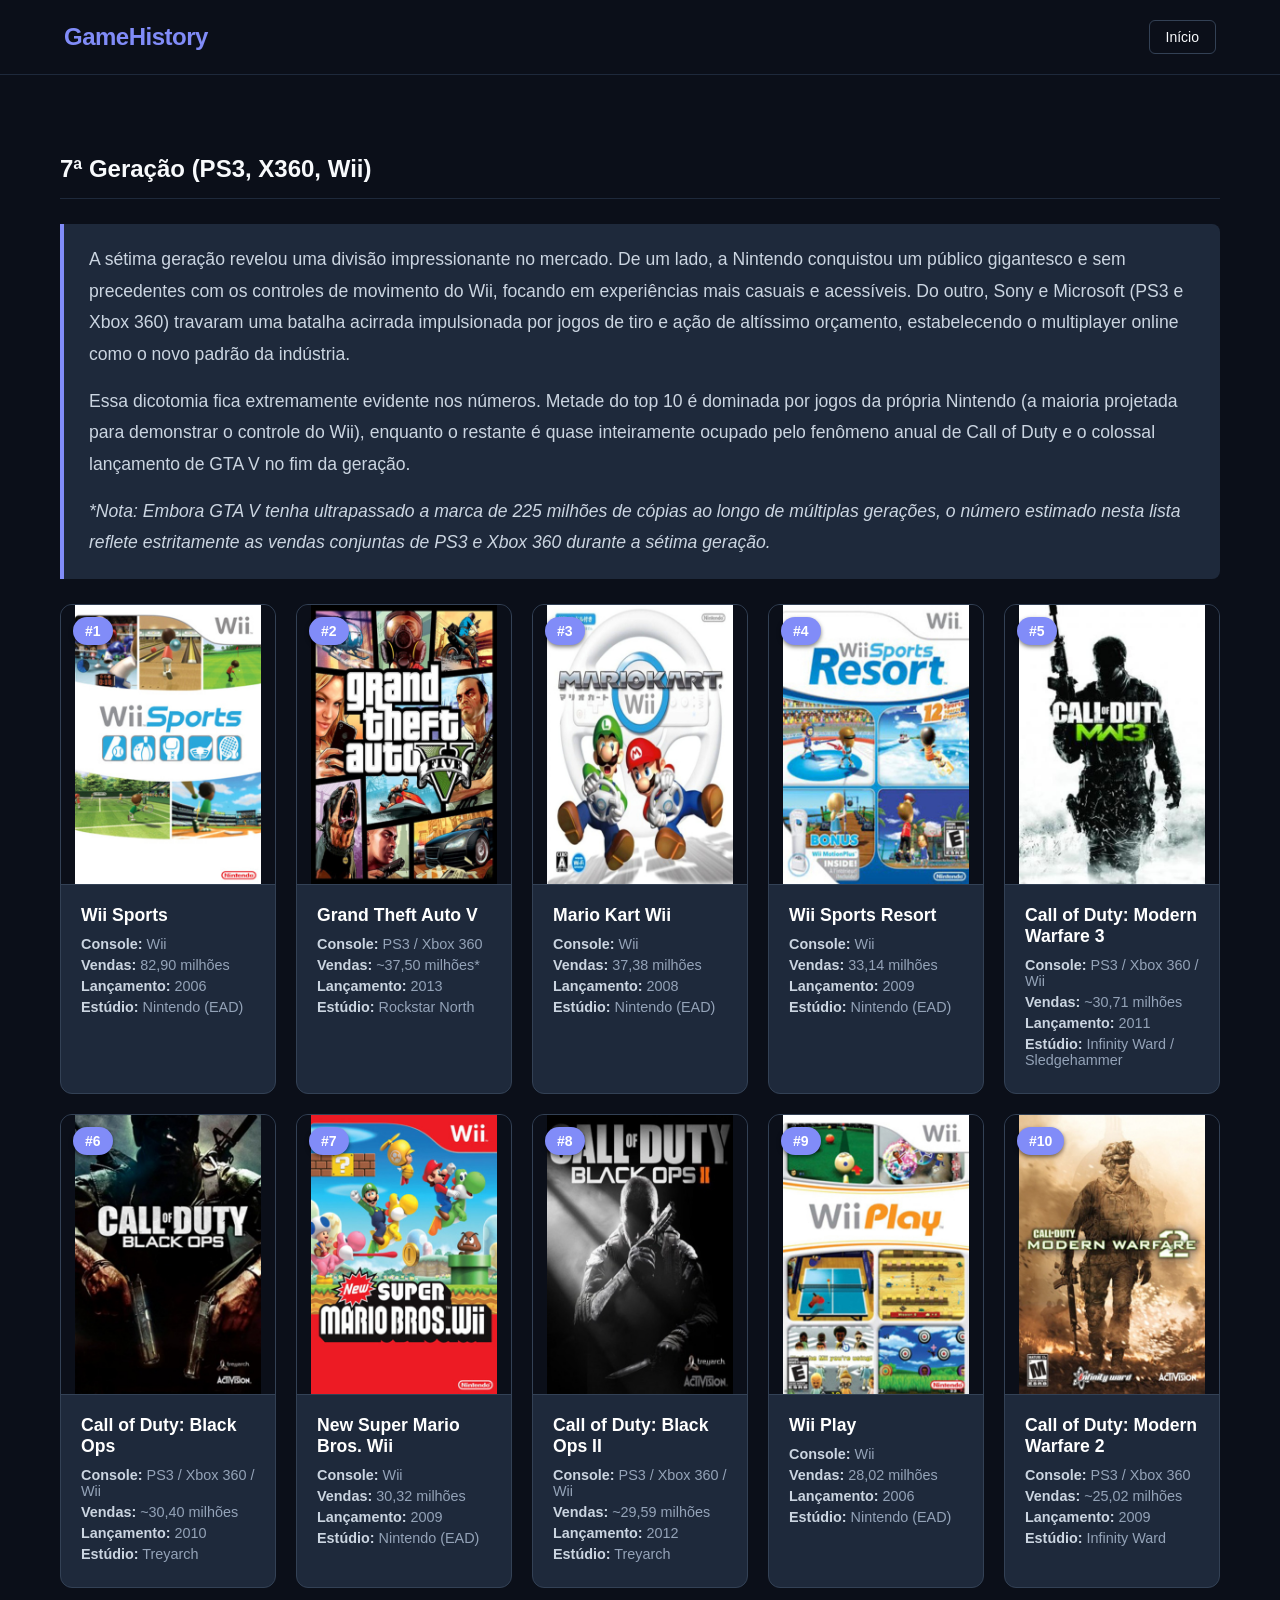
<file: geracao7.html>
<!DOCTYPE html>
<html lang="pt-BR">
<head>
  <meta charset="UTF-8">
  <title>7ª Geração - GameHistory</title>
  <link rel="stylesheet" href="css/style.css">
</head>
<body>
  <nav class="navbar">
    <a href="index.html" class="brand">GameHistory</a>
    <div class="navbar-actions">
      <a href="index.html" class="btn-nav">Início</a>
    </div>
  </nav>

  <div class="container">
    <h2 class="section-title">7ª Geração (PS3, X360, Wii)</h2>

    <div class="article-text">
      <p>A sétima geração revelou uma divisão impressionante no mercado. De um lado, a Nintendo conquistou um público gigantesco e sem precedentes com os controles de movimento do Wii, focando em experiências mais casuais e acessíveis. Do outro, Sony e Microsoft (PS3 e Xbox 360) travaram uma batalha acirrada impulsionada por jogos de tiro e ação de altíssimo orçamento, estabelecendo o multiplayer online como o novo padrão da indústria.</p>
      
      <p>Essa dicotomia fica extremamente evidente nos números. Metade do top 10 é dominada por jogos da própria Nintendo (a maioria projetada para demonstrar o controle do Wii), enquanto o restante é quase inteiramente ocupado pelo fenômeno anual de Call of Duty e o colossal lançamento de GTA V no fim da geração.</p>

      <p><em>*Nota: Embora GTA V tenha ultrapassado a marca de 225 milhões de cópias ao longo de múltiplas gerações, o número estimado nesta lista reflete estritamente as vendas conjuntas de PS3 e Xbox 360 durante a sétima geração.</em></p>
    </div>

    <div class="games-grid">
      <div class="game-card">
        <span class="rank">#1</span>
        <img src="img/wii-sports.jpg" alt="Wii Sports">
        <div class="info">
          <h3>Wii Sports</h3>
          <p><strong>Console:</strong> Wii</p>
          <p><strong>Vendas:</strong> 82,90 milhões</p>
          <p><strong>Lançamento:</strong> 2006</p>
          <p><strong>Estúdio:</strong> Nintendo (EAD)</p>
        </div>
      </div>

      <div class="game-card">
        <span class="rank">#2</span>
        <img src="img/gta5.jpg" alt="Grand Theft Auto V">
        <div class="info">
          <h3>Grand Theft Auto V</h3>
          <p><strong>Console:</strong> PS3 / Xbox 360</p>
          <p><strong>Vendas:</strong> ~37,50 milhões*</p>
          <p><strong>Lançamento:</strong> 2013</p>
          <p><strong>Estúdio:</strong> Rockstar North</p>
        </div>
      </div>

      <div class="game-card">
        <span class="rank">#3</span>
        <img src="img/mario-kart-wii.jpg" alt="Mario Kart Wii">
        <div class="info">
          <h3>Mario Kart Wii</h3>
          <p><strong>Console:</strong> Wii</p>
          <p><strong>Vendas:</strong> 37,38 milhões</p>
          <p><strong>Lançamento:</strong> 2008</p>
          <p><strong>Estúdio:</strong> Nintendo (EAD)</p>
        </div>
      </div>

      <div class="game-card">
        <span class="rank">#4</span>
        <img src="img/wii-sports-resort.jpg" alt="Wii Sports Resort">
        <div class="info">
          <h3>Wii Sports Resort</h3>
          <p><strong>Console:</strong> Wii</p>
          <p><strong>Vendas:</strong> 33,14 milhões</p>
          <p><strong>Lançamento:</strong> 2009</p>
          <p><strong>Estúdio:</strong> Nintendo (EAD)</p>
        </div>
      </div>

      <div class="game-card">
        <span class="rank">#5</span>
        <img src="img/mw3.jpg" alt="Call of Duty: Modern Warfare 3">
        <div class="info">
          <h3>Call of Duty: Modern Warfare 3</h3>
          <p><strong>Console:</strong> PS3 / Xbox 360 / Wii</p>
          <p><strong>Vendas:</strong> ~30,71 milhões</p>
          <p><strong>Lançamento:</strong> 2011</p>
          <p><strong>Estúdio:</strong> Infinity Ward / Sledgehammer</p>
        </div>
      </div>

      <div class="game-card">
        <span class="rank">#6</span>
        <img src="img/black-ops.jpg" alt="Call of Duty: Black Ops">
        <div class="info">
          <h3>Call of Duty: Black Ops</h3>
          <p><strong>Console:</strong> PS3 / Xbox 360 / Wii</p>
          <p><strong>Vendas:</strong> ~30,40 milhões</p>
          <p><strong>Lançamento:</strong> 2010</p>
          <p><strong>Estúdio:</strong> Treyarch</p>
        </div>
      </div>

      <div class="game-card">
        <span class="rank">#7</span>
        <img src="img/nsmb-wii.jpg" alt="New Super Mario Bros. Wii">
        <div class="info">
          <h3>New Super Mario Bros. Wii</h3>
          <p><strong>Console:</strong> Wii</p>
          <p><strong>Vendas:</strong> 30,32 milhões</p>
          <p><strong>Lançamento:</strong> 2009</p>
          <p><strong>Estúdio:</strong> Nintendo (EAD)</p>
        </div>
      </div>

      <div class="game-card">
        <span class="rank">#8</span>
        <img src="img/black-ops-2.jpg" alt="Call of Duty: Black Ops II">
        <div class="info">
          <h3>Call of Duty: Black Ops II</h3>
          <p><strong>Console:</strong> PS3 / Xbox 360 / Wii</p>
          <p><strong>Vendas:</strong> ~29,59 milhões</p>
          <p><strong>Lançamento:</strong> 2012</p>
          <p><strong>Estúdio:</strong> Treyarch</p>
        </div>
      </div>

      <div class="game-card">
        <span class="rank">#9</span>
        <img src="img/wii-play.jpg" alt="Wii Play">
        <div class="info">
          <h3>Wii Play</h3>
          <p><strong>Console:</strong> Wii</p>
          <p><strong>Vendas:</strong> 28,02 milhões</p>
          <p><strong>Lançamento:</strong> 2006</p>
          <p><strong>Estúdio:</strong> Nintendo (EAD)</p>
        </div>
      </div>

      <div class="game-card">
        <span class="rank">#10</span>
        <img src="img/mw2.jpg" alt="Call of Duty: Modern Warfare 2">
        <div class="info">
          <h3>Call of Duty: Modern Warfare 2</h3>
          <p><strong>Console:</strong> PS3 / Xbox 360</p>
          <p><strong>Vendas:</strong> ~25,02 milhões</p>
          <p><strong>Lançamento:</strong> 2009</p>
          <p><strong>Estúdio:</strong> Infinity Ward</p>
        </div>
      </div>
    </div>
  </div>

  <script src="js/script.js"></script>
</body>
</html>
</file>
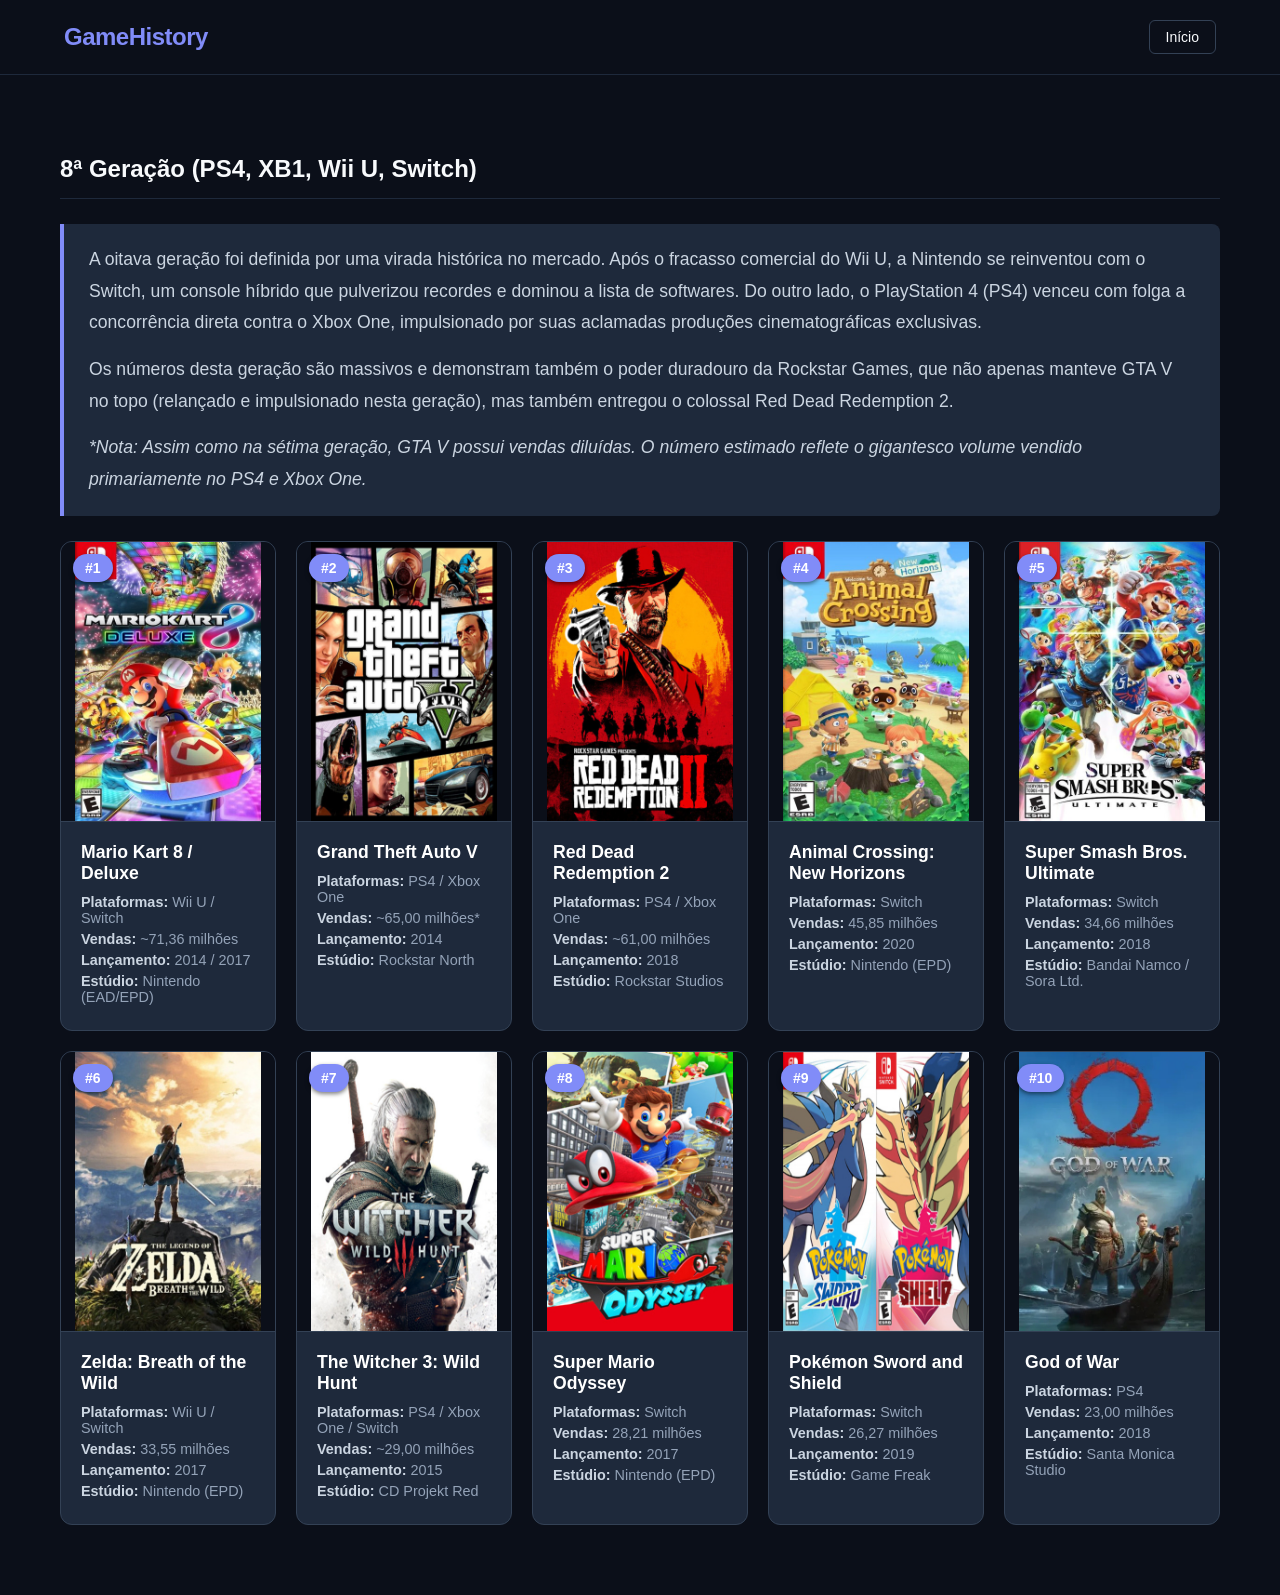
<file: geracao8.html>
<!DOCTYPE html>
<html lang="pt-BR">
<head>
  <meta charset="UTF-8">
  <title>8ª Geração - GameHistory</title>
  <link rel="stylesheet" href="css/style.css">
</head>
<body>
  <nav class="navbar">
    <a href="index.html" class="brand">GameHistory</a>
    <div class="navbar-actions">
      <a href="index.html" class="btn-nav">Início</a>
    </div>
  </nav>

  <div class="container">
    <h2 class="section-title">8ª Geração (PS4, XB1, Wii U, Switch)</h2>

    <div class="article-text">
      <p>A oitava geração foi definida por uma virada histórica no mercado. Após o fracasso comercial do Wii U, a Nintendo se reinventou com o Switch, um console híbrido que pulverizou recordes e dominou a lista de softwares. Do outro lado, o PlayStation 4 (PS4) venceu com folga a concorrência direta contra o Xbox One, impulsionado por suas aclamadas produções cinematográficas exclusivas.</p>
      
      <p>Os números desta geração são massivos e demonstram também o poder duradouro da Rockstar Games, que não apenas manteve GTA V no topo (relançado e impulsionado nesta geração), mas também entregou o colossal Red Dead Redemption 2.</p>

      <p><em>*Nota: Assim como na sétima geração, GTA V possui vendas diluídas. O número estimado reflete o gigantesco volume vendido primariamente no PS4 e Xbox One.</em></p>
    </div>

    <div class="games-grid">
      <div class="game-card">
        <span class="rank">#1</span>
        <img src="img/mk8.jpg" alt="Mario Kart 8 / Deluxe">
        <div class="info">
          <h3>Mario Kart 8 / Deluxe</h3>
          <p><strong>Plataformas:</strong> Wii U / Switch</p>
          <p><strong>Vendas:</strong> ~71,36 milhões</p>
          <p><strong>Lançamento:</strong> 2014 / 2017</p>
          <p><strong>Estúdio:</strong> Nintendo (EAD/EPD)</p>
        </div>
      </div>

      <div class="game-card">
        <span class="rank">#2</span>
        <img src="img/gta5.jpg" alt="Grand Theft Auto V">
        <div class="info">
          <h3>Grand Theft Auto V</h3>
          <p><strong>Plataformas:</strong> PS4 / Xbox One</p>
          <p><strong>Vendas:</strong> ~65,00 milhões*</p>
          <p><strong>Lançamento:</strong> 2014</p>
          <p><strong>Estúdio:</strong> Rockstar North</p>
        </div>
      </div>

      <div class="game-card">
        <span class="rank">#3</span>
        <img src="img/rdr2.jpg" alt="Red Dead Redemption 2">
        <div class="info">
          <h3>Red Dead Redemption 2</h3>
          <p><strong>Plataformas:</strong> PS4 / Xbox One</p>
          <p><strong>Vendas:</strong> ~61,00 milhões</p>
          <p><strong>Lançamento:</strong> 2018</p>
          <p><strong>Estúdio:</strong> Rockstar Studios</p>
        </div>
      </div>

      <div class="game-card">
        <span class="rank">#4</span>
        <img src="img/acnh.jpg" alt="Animal Crossing: New Horizons">
        <div class="info">
          <h3>Animal Crossing: New Horizons</h3>
          <p><strong>Plataformas:</strong> Switch</p>
          <p><strong>Vendas:</strong> 45,85 milhões</p>
          <p><strong>Lançamento:</strong> 2020</p>
          <p><strong>Estúdio:</strong> Nintendo (EPD)</p>
        </div>
      </div>

      <div class="game-card">
        <span class="rank">#5</span>
        <img src="img/ssbu.jpg" alt="Super Smash Bros. Ultimate">
        <div class="info">
          <h3>Super Smash Bros. Ultimate</h3>
          <p><strong>Plataformas:</strong> Switch</p>
          <p><strong>Vendas:</strong> 34,66 milhões</p>
          <p><strong>Lançamento:</strong> 2018</p>
          <p><strong>Estúdio:</strong> Bandai Namco / Sora Ltd.</p>
        </div>
      </div>

      <div class="game-card">
        <span class="rank">#6</span>
        <img src="img/botw.jpg" alt="The Legend of Zelda: Breath of the Wild">
        <div class="info">
          <h3>Zelda: Breath of the Wild</h3>
          <p><strong>Plataformas:</strong> Wii U / Switch</p>
          <p><strong>Vendas:</strong> 33,55 milhões</p>
          <p><strong>Lançamento:</strong> 2017</p>
          <p><strong>Estúdio:</strong> Nintendo (EPD)</p>
        </div>
      </div>

      <div class="game-card">
        <span class="rank">#7</span>
        <img src="img/witcher3.jpg" alt="The Witcher 3: Wild Hunt">
        <div class="info">
          <h3>The Witcher 3: Wild Hunt</h3>
          <p><strong>Plataformas:</strong> PS4 / Xbox One / Switch</p>
          <p><strong>Vendas:</strong> ~29,00 milhões</p>
          <p><strong>Lançamento:</strong> 2015</p>
          <p><strong>Estúdio:</strong> CD Projekt Red</p>
        </div>
      </div>

      <div class="game-card">
        <span class="rank">#8</span>
        <img src="img/smo.jpg" alt="Super Mario Odyssey">
        <div class="info">
          <h3>Super Mario Odyssey</h3>
          <p><strong>Plataformas:</strong> Switch</p>
          <p><strong>Vendas:</strong> 28,21 milhões</p>
          <p><strong>Lançamento:</strong> 2017</p>
          <p><strong>Estúdio:</strong> Nintendo (EPD)</p>
        </div>
      </div>

      <div class="game-card">
        <span class="rank">#9</span>
        <img src="img/pokemon-swsh.jpg" alt="Pokémon Sword and Shield">
        <div class="info">
          <h3>Pokémon Sword and Shield</h3>
          <p><strong>Plataformas:</strong> Switch</p>
          <p><strong>Vendas:</strong> 26,27 milhões</p>
          <p><strong>Lançamento:</strong> 2019</p>
          <p><strong>Estúdio:</strong> Game Freak</p>
        </div>
      </div>

      <div class="game-card">
        <span class="rank">#10</span>
        <img src="img/gow.jpg" alt="God of War">
        <div class="info">
          <h3>God of War</h3>
          <p><strong>Plataformas:</strong> PS4</p>
          <p><strong>Vendas:</strong> 23,00 milhões</p>
          <p><strong>Lançamento:</strong> 2018</p>
          <p><strong>Estúdio:</strong> Santa Monica Studio</p>
        </div>
      </div>
    </div>
  </div>

  <script src="js/script.js"></script>
</body>
</html>
</file>
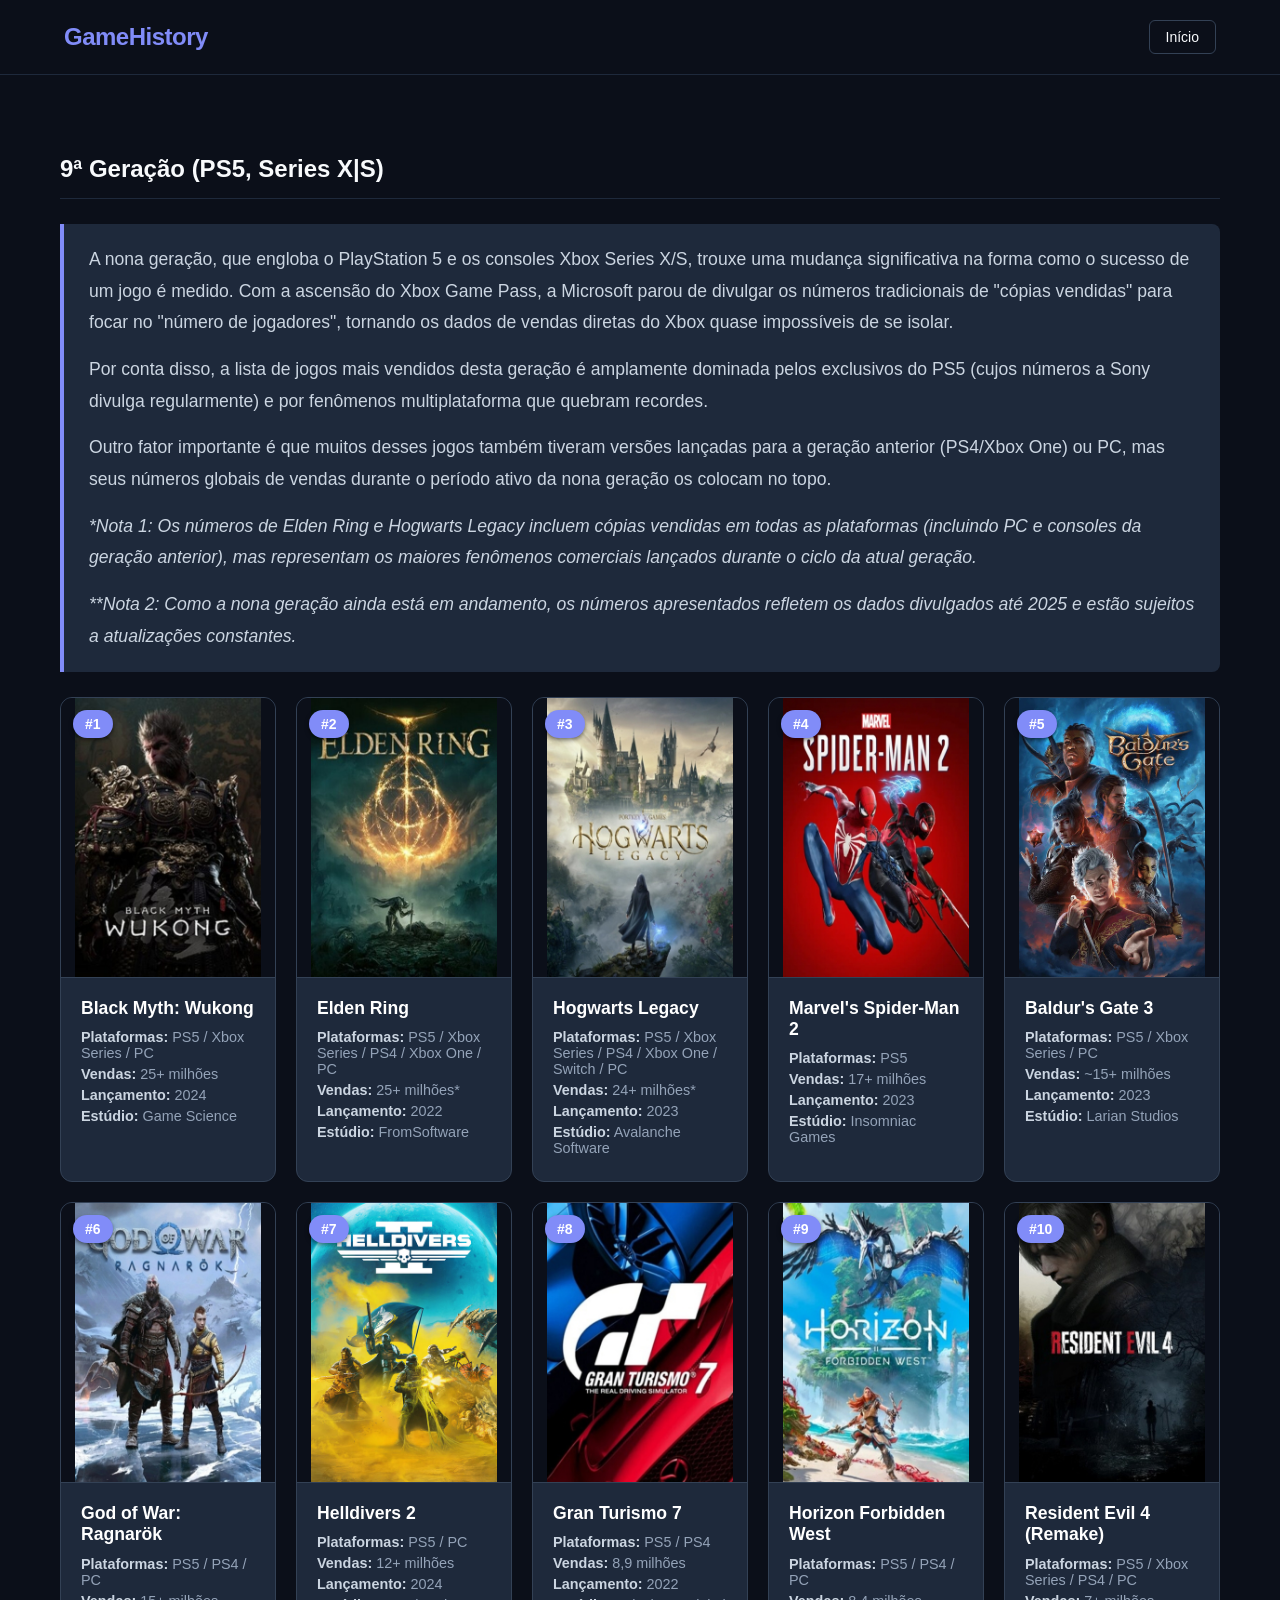
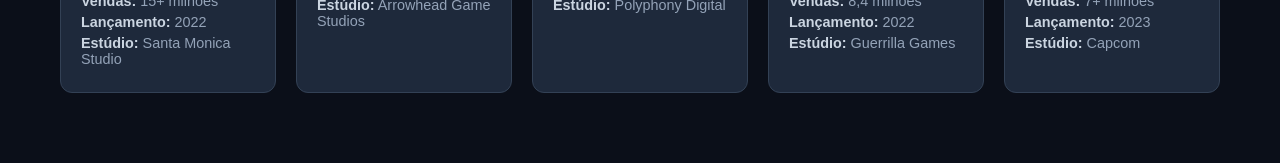
<file: geracao9.html>
<!DOCTYPE html>
<html lang="pt-BR">
<head>
  <meta charset="UTF-8">
  <title>9ª Geração - GameHistory</title>
  <link rel="stylesheet" href="css/style.css">
</head>
<body>
  <nav class="navbar">
    <a href="index.html" class="brand">GameHistory</a>
    <div class="navbar-actions">
      <a href="index.html" class="btn-nav">Início</a>
    </div>
  </nav>

  <div class="container">
    <h2 class="section-title">9ª Geração (PS5, Series X|S)</h2>

    <div class="article-text">
      <p>A nona geração, que engloba o PlayStation 5 e os consoles Xbox Series X/S, trouxe uma mudança significativa na forma como o sucesso de um jogo é medido. Com a ascensão do Xbox Game Pass, a Microsoft parou de divulgar os números tradicionais de "cópias vendidas" para focar no "número de jogadores", tornando os dados de vendas diretas do Xbox quase impossíveis de se isolar.</p>
      
      <p>Por conta disso, a lista de jogos mais vendidos desta geração é amplamente dominada pelos exclusivos do PS5 (cujos números a Sony divulga regularmente) e por fenômenos multiplataforma que quebram recordes.</p>

      <p>Outro fator importante é que muitos desses jogos também tiveram versões lançadas para a geração anterior (PS4/Xbox One) ou PC, mas seus números globais de vendas durante o período ativo da nona geração os colocam no topo.</p>

      <p><em>*Nota 1: Os números de Elden Ring e Hogwarts Legacy incluem cópias vendidas em todas as plataformas (incluindo PC e consoles da geração anterior), mas representam os maiores fenômenos comerciais lançados durante o ciclo da atual geração.</em></p>
      
      <p><em>**Nota 2: Como a nona geração ainda está em andamento, os números apresentados refletem os dados divulgados até 2025 e estão sujeitos a atualizações constantes.</em></p>
    </div>

    <div class="games-grid">
      <div class="game-card">
        <span class="rank">#1</span>
        <img src="img/wukong.jpg" alt="Black Myth: Wukong">
        <div class="info">
          <h3>Black Myth: Wukong</h3>
          <p><strong>Plataformas:</strong> PS5 / Xbox Series / PC</p>
          <p><strong>Vendas:</strong> 25+ milhões</p>
          <p><strong>Lançamento:</strong> 2024</p>
          <p><strong>Estúdio:</strong> Game Science</p>
        </div>
      </div>

      <div class="game-card">
        <span class="rank">#2</span>
        <img src="img/elden-ring.jpg" alt="Elden Ring">
        <div class="info">
          <h3>Elden Ring</h3>
          <p><strong>Plataformas:</strong> PS5 / Xbox Series / PS4 / Xbox One / PC</p>
          <p><strong>Vendas:</strong> 25+ milhões*</p>
          <p><strong>Lançamento:</strong> 2022</p>
          <p><strong>Estúdio:</strong> FromSoftware</p>
        </div>
      </div>

      <div class="game-card">
        <span class="rank">#3</span>
        <img src="img/hogwarts-legacy.jpg" alt="Hogwarts Legacy">
        <div class="info">
          <h3>Hogwarts Legacy</h3>
          <p><strong>Plataformas:</strong> PS5 / Xbox Series / PS4 / Xbox One / Switch / PC</p>
          <p><strong>Vendas:</strong> 24+ milhões*</p>
          <p><strong>Lançamento:</strong> 2023</p>
          <p><strong>Estúdio:</strong> Avalanche Software</p>
        </div>
      </div>

      <div class="game-card">
        <span class="rank">#4</span>
        <img src="img/spider-man-2.jpg" alt="Marvel's Spider-Man 2">
        <div class="info">
          <h3>Marvel's Spider-Man 2</h3>
          <p><strong>Plataformas:</strong> PS5</p>
          <p><strong>Vendas:</strong> 17+ milhões</p>
          <p><strong>Lançamento:</strong> 2023</p>
          <p><strong>Estúdio:</strong> Insomniac Games</p>
        </div>
      </div>

      <div class="game-card">
        <span class="rank">#5</span>
        <img src="img/bg3.jpg" alt="Baldur's Gate 3">
        <div class="info">
          <h3>Baldur's Gate 3</h3>
          <p><strong>Plataformas:</strong> PS5 / Xbox Series / PC</p>
          <p><strong>Vendas:</strong> ~15+ milhões</p>
          <p><strong>Lançamento:</strong> 2023</p>
          <p><strong>Estúdio:</strong> Larian Studios</p>
        </div>
      </div>

      <div class="game-card">
        <span class="rank">#6</span>
        <img src="img/gow-ragnarok.jpg" alt="God of War: Ragnarök">
        <div class="info">
          <h3>God of War: Ragnarök</h3>
          <p><strong>Plataformas:</strong> PS5 / PS4 / PC</p>
          <p><strong>Vendas:</strong> 15+ milhões</p>
          <p><strong>Lançamento:</strong> 2022</p>
          <p><strong>Estúdio:</strong> Santa Monica Studio</p>
        </div>
      </div>

      <div class="game-card">
        <span class="rank">#7</span>
        <img src="img/helldivers2.jpg" alt="Helldivers 2">
        <div class="info">
          <h3>Helldivers 2</h3>
          <p><strong>Plataformas:</strong> PS5 / PC</p>
          <p><strong>Vendas:</strong> 12+ milhões</p>
          <p><strong>Lançamento:</strong> 2024</p>
          <p><strong>Estúdio:</strong> Arrowhead Game Studios</p>
        </div>
      </div>

      <div class="game-card">
        <span class="rank">#8</span>
        <img src="img/gt7.jpg" alt="Gran Turismo 7">
        <div class="info">
          <h3>Gran Turismo 7</h3>
          <p><strong>Plataformas:</strong> PS5 / PS4</p>
          <p><strong>Vendas:</strong> 8,9 milhões</p>
          <p><strong>Lançamento:</strong> 2022</p>
          <p><strong>Estúdio:</strong> Polyphony Digital</p>
        </div>
      </div>

      <div class="game-card">
        <span class="rank">#9</span>
        <img src="img/horizon-fw.jpg" alt="Horizon Forbidden West">
        <div class="info">
          <h3>Horizon Forbidden West</h3>
          <p><strong>Plataformas:</strong> PS5 / PS4 / PC</p>
          <p><strong>Vendas:</strong> 8,4 milhões</p>
          <p><strong>Lançamento:</strong> 2022</p>
          <p><strong>Estúdio:</strong> Guerrilla Games</p>
        </div>
      </div>

      <div class="game-card">
        <span class="rank">#10</span>
        <img src="img/re4-remake.jpg" alt="Resident Evil 4">
        <div class="info">
          <h3>Resident Evil 4 (Remake)</h3>
          <p><strong>Plataformas:</strong> PS5 / Xbox Series / PS4 / PC</p>
          <p><strong>Vendas:</strong> 7+ milhões</p>
          <p><strong>Lançamento:</strong> 2023</p>
          <p><strong>Estúdio:</strong> Capcom</p>
        </div>
      </div>
    </div>
  </div>

  <script src="js/script.js"></script>
</body>
</html>
</file>
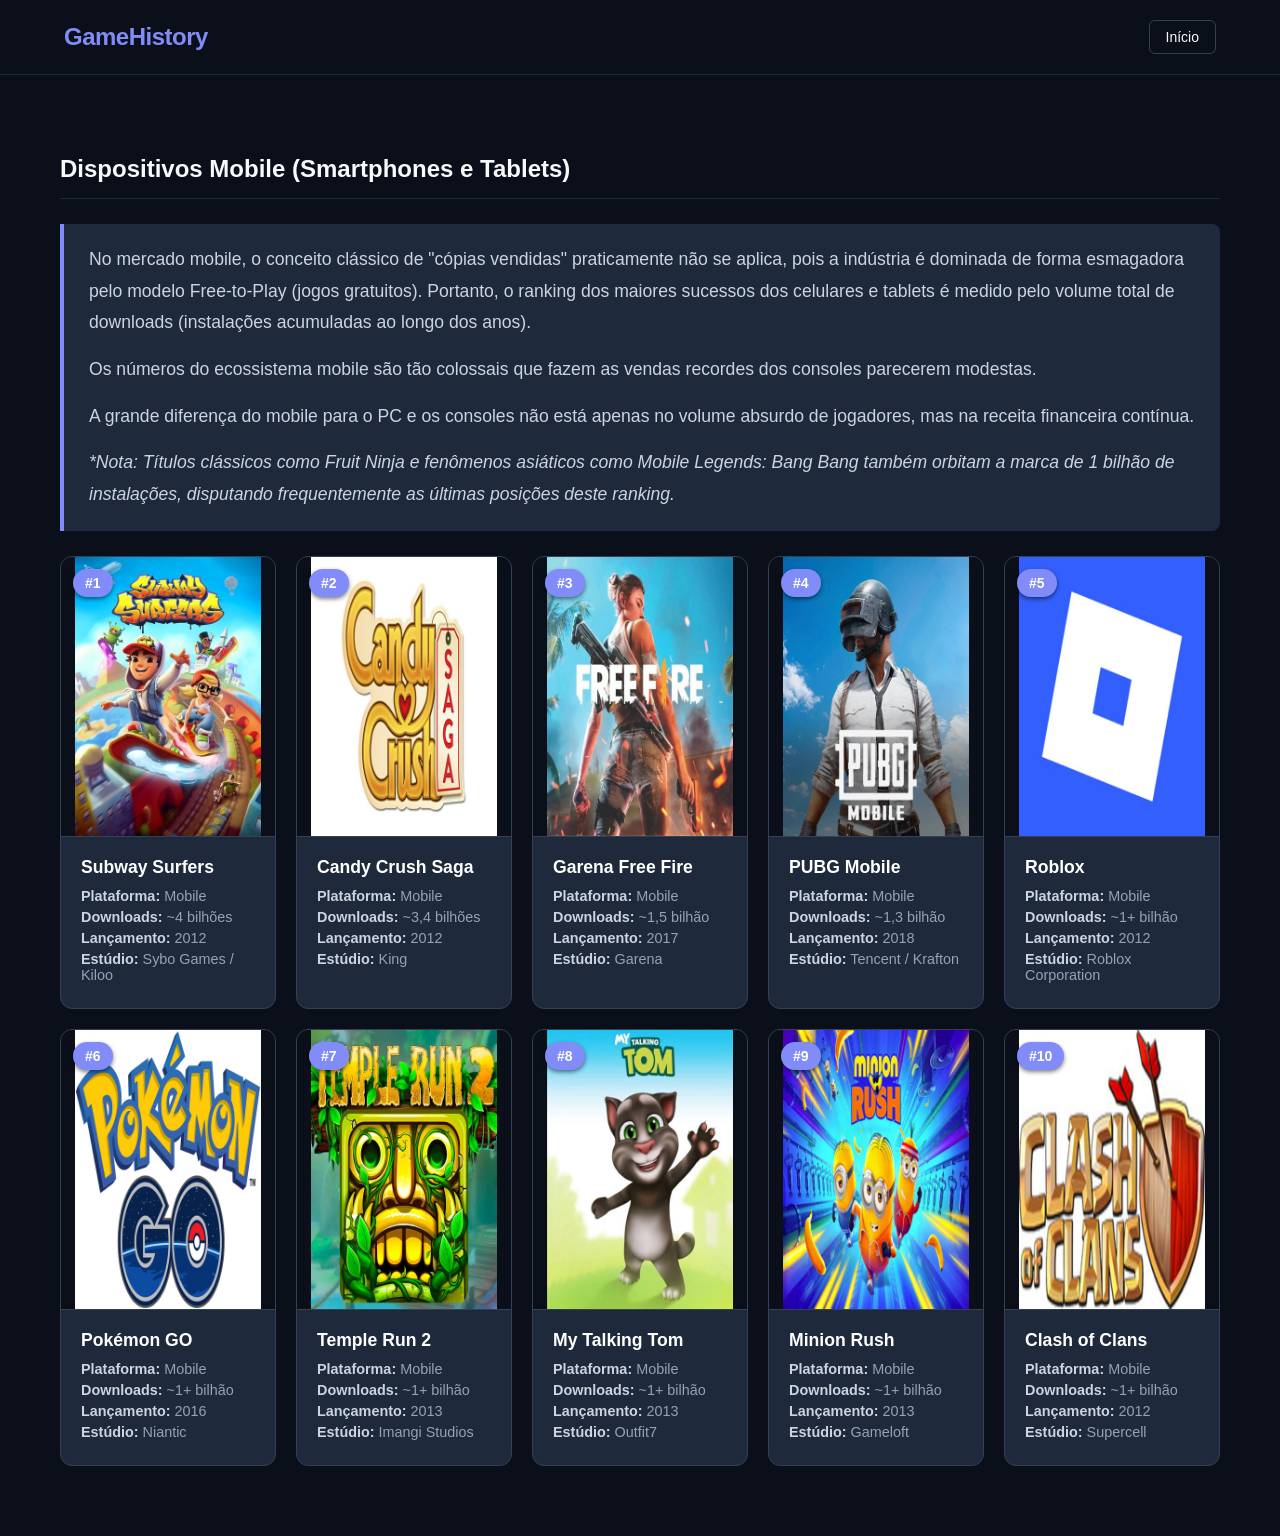
<file: mobile.html>
<!DOCTYPE html>
<html lang="pt-BR">
<head>
  <meta charset="UTF-8">
  <title>Mobile - GameHistory</title>
  <link rel="stylesheet" href="css/style.css">
</head>
<body>
  <nav class="navbar">
    <a href="index.html" class="brand">GameHistory</a>
    <div class="navbar-actions">
      <a href="index.html" class="btn-nav">Início</a>
    </div>
  </nav>

  <div class="container">
    <h2 class="section-title">Dispositivos Mobile (Smartphones e Tablets)</h2>

    <div class="article-text">
      <p>No mercado mobile, o conceito clássico de "cópias vendidas" praticamente não se aplica, pois a indústria é dominada de forma esmagadora pelo modelo Free-to-Play (jogos gratuitos). Portanto, o ranking dos maiores sucessos dos celulares e tablets é medido pelo volume total de downloads (instalações acumuladas ao longo dos anos).</p>
      
      <p>Os números do ecossistema mobile são tão colossais que fazem as vendas recordes dos consoles parecerem modestas.</p>

      <p>A grande diferença do mobile para o PC e os consoles não está apenas no volume absurdo de jogadores, mas na receita financeira contínua.</p>

      <p><em>*Nota: Títulos clássicos como Fruit Ninja e fenômenos asiáticos como Mobile Legends: Bang Bang também orbitam a marca de 1 bilhão de instalações, disputando frequentemente as últimas posições deste ranking.</em></p>
    </div>

    <div class="games-grid">
      <div class="game-card">
        <span class="rank">#1</span>
        <img src="img/subway-surfers.jpg" alt="Subway Surfers">
        <div class="info">
          <h3>Subway Surfers</h3>
          <p><strong>Plataforma:</strong> Mobile</p>
          <p><strong>Downloads:</strong> ~4 bilhões</p>
          <p><strong>Lançamento:</strong> 2012</p>
          <p><strong>Estúdio:</strong> Sybo Games / Kiloo</p>
        </div>
      </div>

      <div class="game-card">
        <span class="rank">#2</span>
        <img src="img/candy-crush.jpg" alt="Candy Crush Saga">
        <div class="info">
          <h3>Candy Crush Saga</h3>
          <p><strong>Plataforma:</strong> Mobile</p>
          <p><strong>Downloads:</strong> ~3,4 bilhões</p>
          <p><strong>Lançamento:</strong> 2012</p>
          <p><strong>Estúdio:</strong> King</p>
        </div>
      </div>

      <div class="game-card">
        <span class="rank">#3</span>
        <img src="img/free-fire.jpg" alt="Garena Free Fire">
        <div class="info">
          <h3>Garena Free Fire</h3>
          <p><strong>Plataforma:</strong> Mobile</p>
          <p><strong>Downloads:</strong> ~1,5 bilhão</p>
          <p><strong>Lançamento:</strong> 2017</p>
          <p><strong>Estúdio:</strong> Garena</p>
        </div>
      </div>

      <div class="game-card">
        <span class="rank">#4</span>
        <img src="img/pubg-mobile.jpg" alt="PUBG Mobile">
        <div class="info">
          <h3>PUBG Mobile</h3>
          <p><strong>Plataforma:</strong> Mobile</p>
          <p><strong>Downloads:</strong> ~1,3 bilhão</p>
          <p><strong>Lançamento:</strong> 2018</p>
          <p><strong>Estúdio:</strong> Tencent / Krafton</p>
        </div>
      </div>

      <div class="game-card">
        <span class="rank">#5</span>
        <img src="img/roblox.jpg" alt="Roblox">
        <div class="info">
          <h3>Roblox</h3>
          <p><strong>Plataforma:</strong> Mobile</p>
          <p><strong>Downloads:</strong> ~1+ bilhão</p>
          <p><strong>Lançamento:</strong> 2012</p>
          <p><strong>Estúdio:</strong> Roblox Corporation</p>
        </div>
      </div>

      <div class="game-card">
        <span class="rank">#6</span>
        <img src="img/pokemon-go.jpg" alt="Pokémon GO">
        <div class="info">
          <h3>Pokémon GO</h3>
          <p><strong>Plataforma:</strong> Mobile</p>
          <p><strong>Downloads:</strong> ~1+ bilhão</p>
          <p><strong>Lançamento:</strong> 2016</p>
          <p><strong>Estúdio:</strong> Niantic</p>
        </div>
      </div>

      <div class="game-card">
        <span class="rank">#7</span>
        <img src="img/temple-run-2.jpg" alt="Temple Run 2">
        <div class="info">
          <h3>Temple Run 2</h3>
          <p><strong>Plataforma:</strong> Mobile</p>
          <p><strong>Downloads:</strong> ~1+ bilhão</p>
          <p><strong>Lançamento:</strong> 2013</p>
          <p><strong>Estúdio:</strong> Imangi Studios</p>
        </div>
      </div>

      <div class="game-card">
        <span class="rank">#8</span>
        <img src="img/talking-tom.jpg" alt="My Talking Tom">
        <div class="info">
          <h3>My Talking Tom</h3>
          <p><strong>Plataforma:</strong> Mobile</p>
          <p><strong>Downloads:</strong> ~1+ bilhão</p>
          <p><strong>Lançamento:</strong> 2013</p>
          <p><strong>Estúdio:</strong> Outfit7</p>
        </div>
      </div>

      <div class="game-card">
        <span class="rank">#9</span>
        <img src="img/minion-rush.jpg" alt="Minion Rush">
        <div class="info">
          <h3>Minion Rush</h3>
          <p><strong>Plataforma:</strong> Mobile</p>
          <p><strong>Downloads:</strong> ~1+ bilhão</p>
          <p><strong>Lançamento:</strong> 2013</p>
          <p><strong>Estúdio:</strong> Gameloft</p>
        </div>
      </div>

      <div class="game-card">
        <span class="rank">#10</span>
        <img src="img/clash-of-clans.jpg" alt="Clash of Clans">
        <div class="info">
          <h3>Clash of Clans</h3>
          <p><strong>Plataforma:</strong> Mobile</p>
          <p><strong>Downloads:</strong> ~1+ bilhão</p>
          <p><strong>Lançamento:</strong> 2012</p>
          <p><strong>Estúdio:</strong> Supercell</p>
        </div>
      </div>
    </div>
  </div>

  <script src="js/script.js"></script>
</body>
</html>
</file>
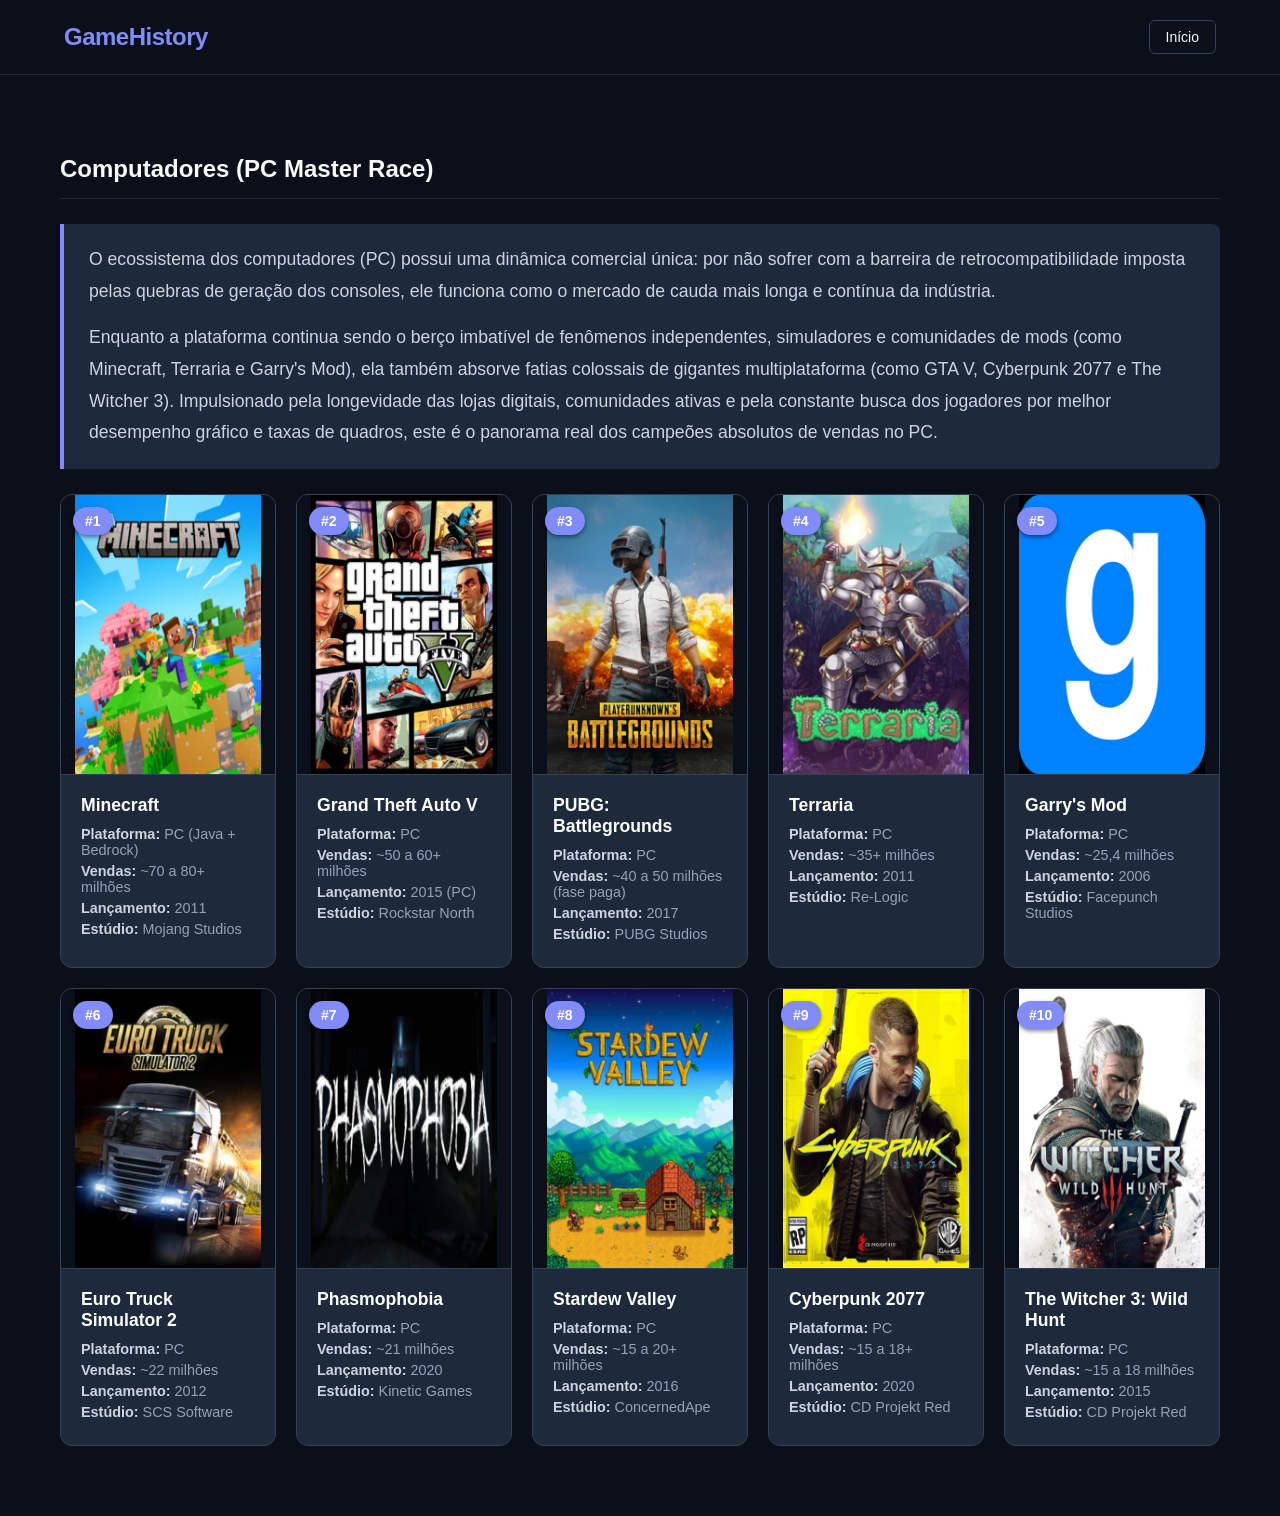
<file: pc.html>
<!DOCTYPE html>
<html lang="pt-BR">
<head>
  <meta charset="UTF-8">
  <title>PC - GameHistory</title>
  <link rel="stylesheet" href="css/style.css">
</head>
<body>
  <nav class="navbar">
    <a href="index.html" class="brand">GameHistory</a>
    <div class="navbar-actions">
      <a href="index.html" class="btn-nav">Início</a>
    </div>
  </nav>

  <div class="container">
    <h2 class="section-title">Computadores (PC Master Race)</h2>

    <div class="article-text">
      <p>O ecossistema dos computadores (PC) possui uma dinâmica comercial única: por não sofrer com a barreira de retrocompatibilidade imposta pelas quebras de geração dos consoles, ele funciona como o mercado de cauda mais longa e contínua da indústria.</p>
      
      <p>Enquanto a plataforma continua sendo o berço imbatível de fenômenos independentes, simuladores e comunidades de mods (como Minecraft, Terraria e Garry's Mod), ela também absorve fatias colossais de gigantes multiplataforma (como GTA V, Cyberpunk 2077 e The Witcher 3). Impulsionado pela longevidade das lojas digitais, comunidades ativas e pela constante busca dos jogadores por melhor desempenho gráfico e taxas de quadros, este é o panorama real dos campeões absolutos de vendas no PC.</p>
    </div>

    <div class="games-grid">
      <div class="game-card">
        <span class="rank">#1</span>
        <img src="img/minecraft.jpg" alt="Minecraft">
        <div class="info">
          <h3>Minecraft</h3>
          <p><strong>Plataforma:</strong> PC (Java + Bedrock)</p>
          <p><strong>Vendas:</strong> ~70 a 80+ milhões</p>
          <p><strong>Lançamento:</strong> 2011</p>
          <p><strong>Estúdio:</strong> Mojang Studios</p>
        </div>
      </div>

      <div class="game-card">
        <span class="rank">#2</span>
        <img src="img/gta5.jpg" alt="Grand Theft Auto V">
        <div class="info">
          <h3>Grand Theft Auto V</h3>
          <p><strong>Plataforma:</strong> PC</p>
          <p><strong>Vendas:</strong> ~50 a 60+ milhões</p>
          <p><strong>Lançamento:</strong> 2015 (PC)</p>
          <p><strong>Estúdio:</strong> Rockstar North</p>
        </div>
      </div>

      <div class="game-card">
        <span class="rank">#3</span>
        <img src="img/pubg.jpg" alt="PUBG: Battlegrounds">
        <div class="info">
          <h3>PUBG: Battlegrounds</h3>
          <p><strong>Plataforma:</strong> PC</p>
          <p><strong>Vendas:</strong> ~40 a 50 milhões (fase paga)</p>
          <p><strong>Lançamento:</strong> 2017</p>
          <p><strong>Estúdio:</strong> PUBG Studios</p>
        </div>
      </div>

      <div class="game-card">
        <span class="rank">#4</span>
        <img src="img/terraria.jpg" alt="Terraria">
        <div class="info">
          <h3>Terraria</h3>
          <p><strong>Plataforma:</strong> PC</p>
          <p><strong>Vendas:</strong> ~35+ milhões</p>
          <p><strong>Lançamento:</strong> 2011</p>
          <p><strong>Estúdio:</strong> Re-Logic</p>
        </div>
      </div>

      <div class="game-card">
        <span class="rank">#5</span>
        <img src="img/gmod.jpg" alt="Garry's Mod">
        <div class="info">
          <h3>Garry's Mod</h3>
          <p><strong>Plataforma:</strong> PC</p>
          <p><strong>Vendas:</strong> ~25,4 milhões</p>
          <p><strong>Lançamento:</strong> 2006</p>
          <p><strong>Estúdio:</strong> Facepunch Studios</p>
        </div>
      </div>

      <div class="game-card">
        <span class="rank">#6</span>
        <img src="img/ets2.jpg" alt="Euro Truck Simulator 2">
        <div class="info">
          <h3>Euro Truck Simulator 2</h3>
          <p><strong>Plataforma:</strong> PC</p>
          <p><strong>Vendas:</strong> ~22 milhões</p>
          <p><strong>Lançamento:</strong> 2012</p>
          <p><strong>Estúdio:</strong> SCS Software</p>
        </div>
      </div>

      <div class="game-card">
        <span class="rank">#7</span>
        <img src="img/phasmophobia.jpg" alt="Phasmophobia">
        <div class="info">
          <h3>Phasmophobia</h3>
          <p><strong>Plataforma:</strong> PC</p>
          <p><strong>Vendas:</strong> ~21 milhões</p>
          <p><strong>Lançamento:</strong> 2020</p>
          <p><strong>Estúdio:</strong> Kinetic Games</p>
        </div>
      </div>

      <div class="game-card">
        <span class="rank">#8</span>
        <img src="img/stardew.jpg" alt="Stardew Valley">
        <div class="info">
          <h3>Stardew Valley</h3>
          <p><strong>Plataforma:</strong> PC</p>
          <p><strong>Vendas:</strong> ~15 a 20+ milhões</p>
          <p><strong>Lançamento:</strong> 2016</p>
          <p><strong>Estúdio:</strong> ConcernedApe</p>
        </div>
      </div>

      <div class="game-card">
        <span class="rank">#9</span>
        <img src="img/cyberpunk.jpg" alt="Cyberpunk 2077">
        <div class="info">
          <h3>Cyberpunk 2077</h3>
          <p><strong>Plataforma:</strong> PC</p>
          <p><strong>Vendas:</strong> ~15 a 18+ milhões</p>
          <p><strong>Lançamento:</strong> 2020</p>
          <p><strong>Estúdio:</strong> CD Projekt Red</p>
        </div>
      </div>

      <div class="game-card">
        <span class="rank">#10</span>
        <img src="img/witcher3.jpg" alt="The Witcher 3: Wild Hunt">
        <div class="info">
          <h3>The Witcher 3: Wild Hunt</h3>
          <p><strong>Plataforma:</strong> PC</p>
          <p><strong>Vendas:</strong> ~15 a 18 milhões</p>
          <p><strong>Lançamento:</strong> 2015</p>
          <p><strong>Estúdio:</strong> CD Projekt Red</p>
        </div>
      </div>
    </div>
  </div>

  <script src="js/script.js"></script>
</body>
</html>
</file>
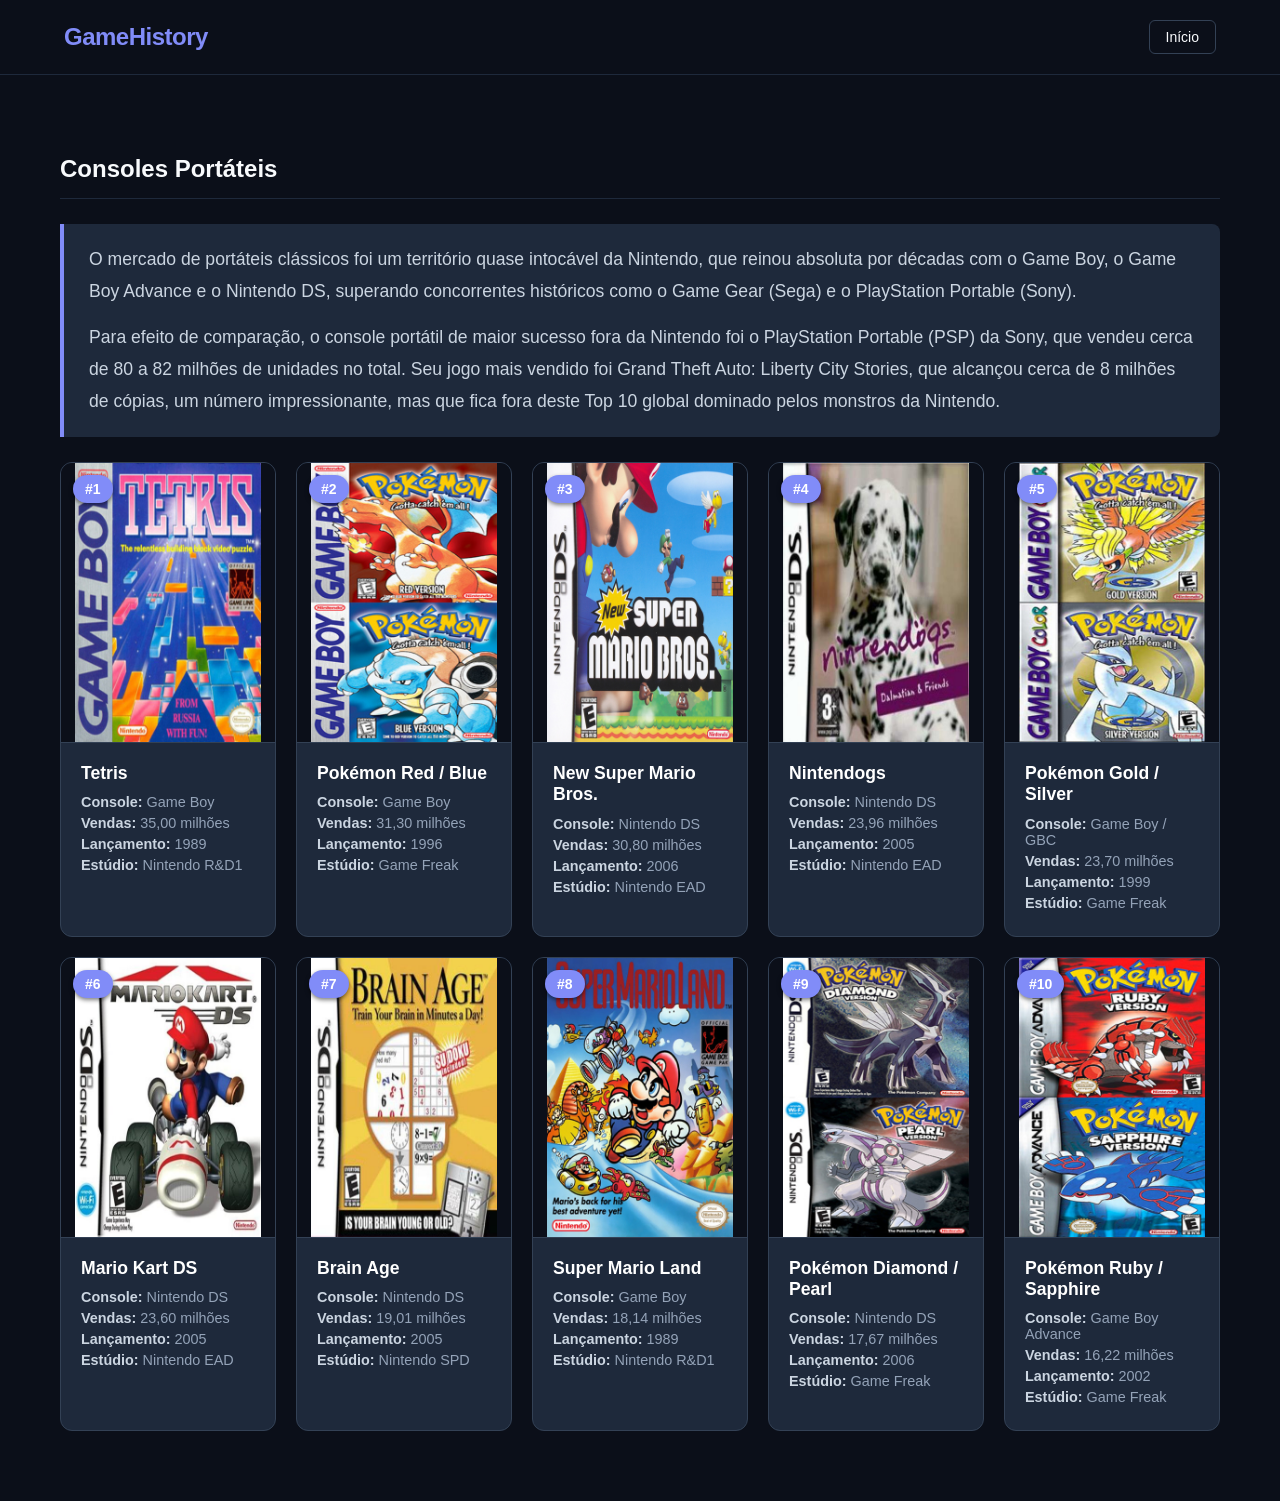
<file: portateis.html>
<!DOCTYPE html>
<html lang="pt-BR">
<head>
  <meta charset="UTF-8">
  <title>Portáteis - GameHistory</title>
  <link rel="stylesheet" href="css/style.css">
</head>
<body>
  <nav class="navbar">
    <a href="index.html" class="brand">GameHistory</a>
    <div class="navbar-actions">
      <a href="index.html" class="btn-nav">Início</a>
    </div>
  </nav>

  <div class="container">
    <h2 class="section-title">Consoles Portáteis</h2>

    <div class="article-text">
      <p>O mercado de portáteis clássicos foi um território quase intocável da Nintendo, que reinou absoluta por décadas com o Game Boy, o Game Boy Advance e o Nintendo DS, superando concorrentes históricos como o Game Gear (Sega) e o PlayStation Portable (Sony).</p>
      
      <p>Para efeito de comparação, o console portátil de maior sucesso fora da Nintendo foi o PlayStation Portable (PSP) da Sony, que vendeu cerca de 80 a 82 milhões de unidades no total. Seu jogo mais vendido foi Grand Theft Auto: Liberty City Stories, que alcançou cerca de 8 milhões de cópias, um número impressionante, mas que fica fora deste Top 10 global dominado pelos monstros da Nintendo.</p>
    </div>

    <div class="games-grid">
      <div class="game-card">
        <span class="rank">#1</span>
        <img src="img/tetris-gb.jpg" alt="Tetris">
        <div class="info">
          <h3>Tetris</h3>
          <p><strong>Console:</strong> Game Boy</p>
          <p><strong>Vendas:</strong> 35,00 milhões</p>
          <p><strong>Lançamento:</strong> 1989</p>
          <p><strong>Estúdio:</strong> Nintendo R&D1</p>
        </div>
      </div>

      <div class="game-card">
        <span class="rank">#2</span>
        <img src="img/pokemon-rb.jpg" alt="Pokémon Red / Blue">
        <div class="info">
          <h3>Pokémon Red / Blue</h3>
          <p><strong>Console:</strong> Game Boy</p>
          <p><strong>Vendas:</strong> 31,30 milhões</p>
          <p><strong>Lançamento:</strong> 1996</p>
          <p><strong>Estúdio:</strong> Game Freak</p>
        </div>
      </div>

      <div class="game-card">
        <span class="rank">#3</span>
        <img src="img/nsmb-ds.jpg" alt="New Super Mario Bros.">
        <div class="info">
          <h3>New Super Mario Bros.</h3>
          <p><strong>Console:</strong> Nintendo DS</p>
          <p><strong>Vendas:</strong> 30,80 milhões</p>
          <p><strong>Lançamento:</strong> 2006</p>
          <p><strong>Estúdio:</strong> Nintendo EAD</p>
        </div>
      </div>

      <div class="game-card">
        <span class="rank">#4</span>
        <img src="img/nintendogs.jpg" alt="Nintendogs">
        <div class="info">
          <h3>Nintendogs</h3>
          <p><strong>Console:</strong> Nintendo DS</p>
          <p><strong>Vendas:</strong> 23,96 milhões</p>
          <p><strong>Lançamento:</strong> 2005</p>
          <p><strong>Estúdio:</strong> Nintendo EAD</p>
        </div>
      </div>

      <div class="game-card">
        <span class="rank">#5</span>
        <img src="img/pokemon-gs.jpg" alt="Pokémon Gold / Silver">
        <div class="info">
          <h3>Pokémon Gold / Silver</h3>
          <p><strong>Console:</strong> Game Boy / GBC</p>
          <p><strong>Vendas:</strong> 23,70 milhões</p>
          <p><strong>Lançamento:</strong> 1999</p>
          <p><strong>Estúdio:</strong> Game Freak</p>
        </div>
      </div>

      <div class="game-card">
        <span class="rank">#6</span>
        <img src="img/mk-ds.jpg" alt="Mario Kart DS">
        <div class="info">
          <h3>Mario Kart DS</h3>
          <p><strong>Console:</strong> Nintendo DS</p>
          <p><strong>Vendas:</strong> 23,60 milhões</p>
          <p><strong>Lançamento:</strong> 2005</p>
          <p><strong>Estúdio:</strong> Nintendo EAD</p>
        </div>
      </div>

      <div class="game-card">
        <span class="rank">#7</span>
        <img src="img/brain-age.jpg" alt="Brain Age">
        <div class="info">
          <h3>Brain Age</h3>
          <p><strong>Console:</strong> Nintendo DS</p>
          <p><strong>Vendas:</strong> 19,01 milhões</p>
          <p><strong>Lançamento:</strong> 2005</p>
          <p><strong>Estúdio:</strong> Nintendo SPD</p>
        </div>
      </div>

      <div class="game-card">
        <span class="rank">#8</span>
        <img src="img/sm-land.jpg" alt="Super Mario Land">
        <div class="info">
          <h3>Super Mario Land</h3>
          <p><strong>Console:</strong> Game Boy</p>
          <p><strong>Vendas:</strong> 18,14 milhões</p>
          <p><strong>Lançamento:</strong> 1989</p>
          <p><strong>Estúdio:</strong> Nintendo R&D1</p>
        </div>
      </div>

      <div class="game-card">
        <span class="rank">#9</span>
        <img src="img/pokemon-dp.jpg" alt="Pokémon Diamond / Pearl">
        <div class="info">
          <h3>Pokémon Diamond / Pearl</h3>
          <p><strong>Console:</strong> Nintendo DS</p>
          <p><strong>Vendas:</strong> 17,67 milhões</p>
          <p><strong>Lançamento:</strong> 2006</p>
          <p><strong>Estúdio:</strong> Game Freak</p>
        </div>
      </div>

      <div class="game-card">
        <span class="rank">#10</span>
        <img src="img/pokemon-rs.jpg" alt="Pokémon Ruby / Sapphire">
        <div class="info">
          <h3>Pokémon Ruby / Sapphire</h3>
          <p><strong>Console:</strong> Game Boy Advance</p>
          <p><strong>Vendas:</strong> 16,22 milhões</p>
          <p><strong>Lançamento:</strong> 2002</p>
          <p><strong>Estúdio:</strong> Game Freak</p>
        </div>
      </div>
    </div>
  </div>

  <script src="js/script.js"></script>
</body>
</html>
</file>
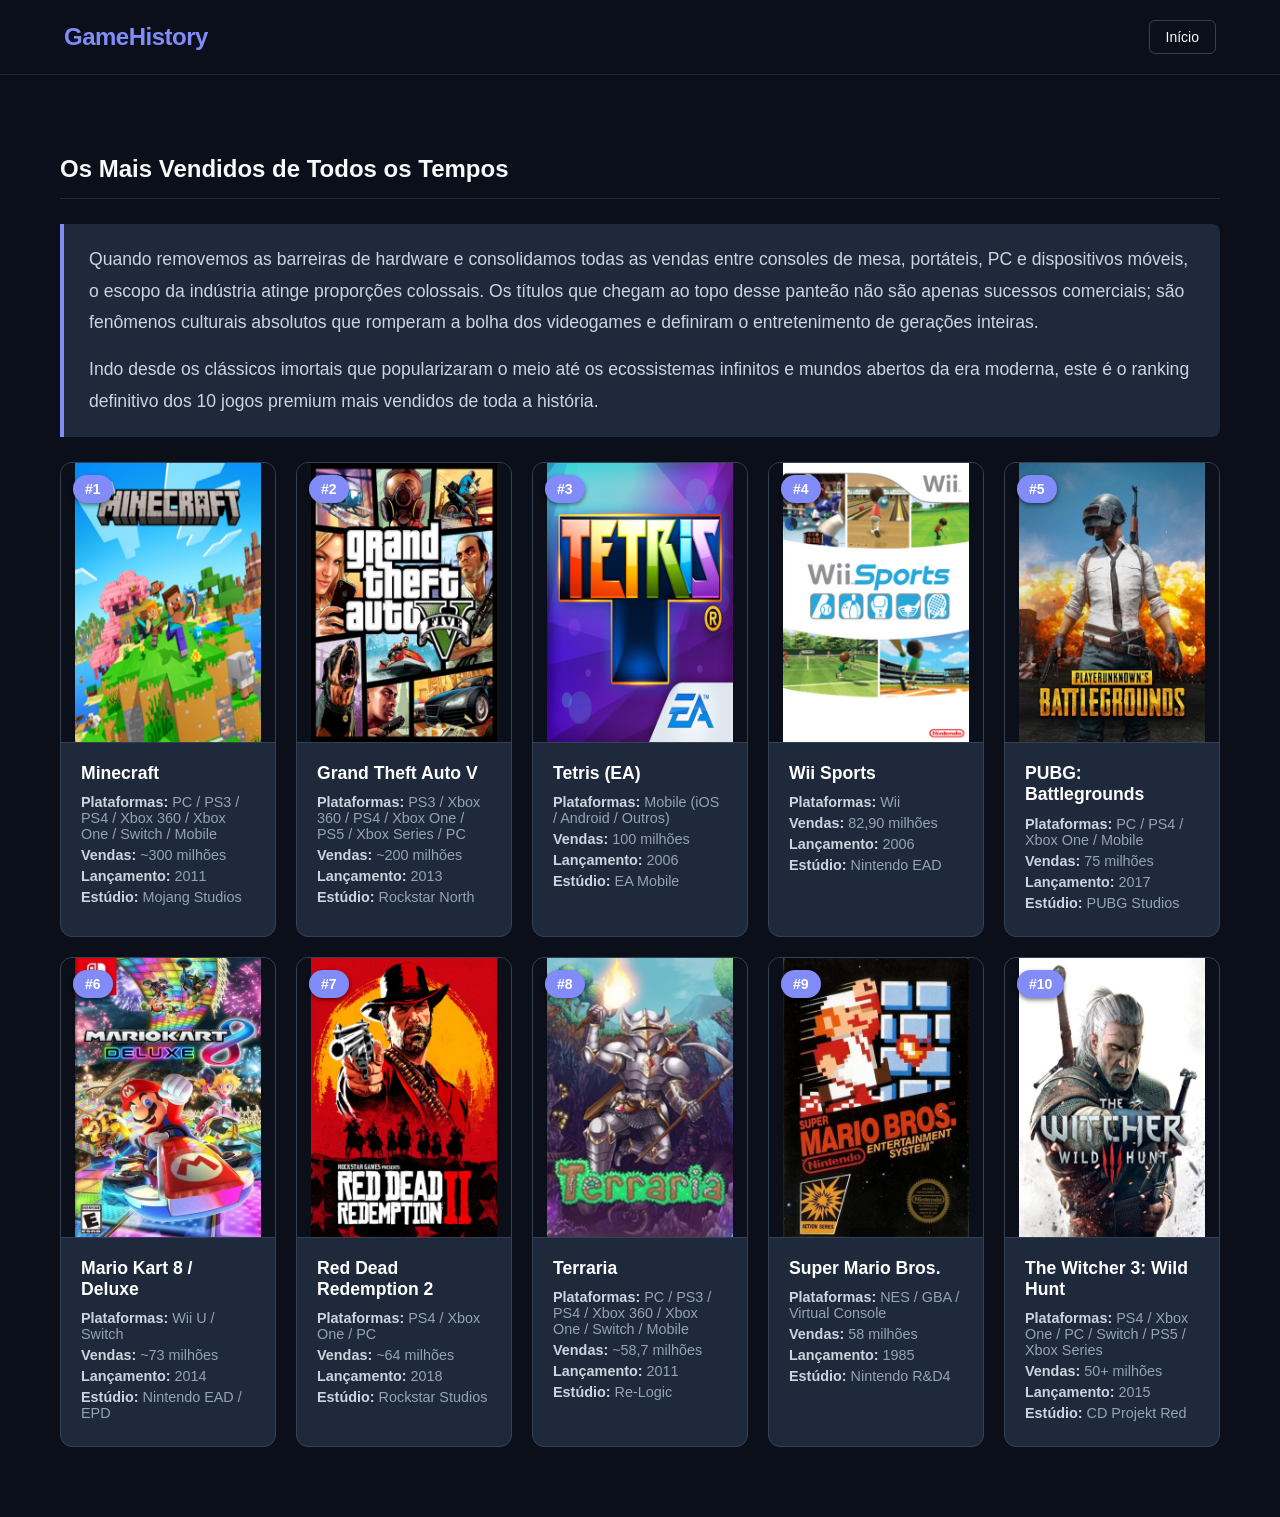
<file: todos-os-tempos.html>
<!DOCTYPE html>
<html lang="pt-BR">
<head>
  <meta charset="UTF-8">
  <title>Mais Vendidos - GameHistory</title>
  <link rel="stylesheet" href="css/style.css">
</head>
<body>
  <nav class="navbar">
    <a href="index.html" class="brand">GameHistory</a>
    <div class="navbar-actions">
      <a href="index.html" class="btn-nav">Início</a>
    </div>
  </nav>

  <div class="container">
    <h2 class="section-title">Os Mais Vendidos de Todos os Tempos</h2>

    <div class="article-text">
      <p>Quando removemos as barreiras de hardware e consolidamos todas as vendas entre consoles de mesa, portáteis, PC e dispositivos móveis, o escopo da indústria atinge proporções colossais. Os títulos que chegam ao topo desse panteão não são apenas sucessos comerciais; são fenômenos culturais absolutos que romperam a bolha dos videogames e definiram o entretenimento de gerações inteiras.</p>
      
      <p>Indo desde os clássicos imortais que popularizaram o meio até os ecossistemas infinitos e mundos abertos da era moderna, este é o ranking definitivo dos 10 jogos premium mais vendidos de toda a história.</p>
    </div>

    <div class="games-grid">
      <div class="game-card">
        <span class="rank">#1</span>
        <img src="img/minecraft.jpg" alt="Minecraft">
        <div class="info">
          <h3>Minecraft</h3>
          <p><strong>Plataformas:</strong> PC / PS3 / PS4 / Xbox 360 / Xbox One / Switch / Mobile</p>
          <p><strong>Vendas:</strong> ~300 milhões</p>
          <p><strong>Lançamento:</strong> 2011</p>
          <p><strong>Estúdio:</strong> Mojang Studios</p>
        </div>
      </div>

      <div class="game-card">
        <span class="rank">#2</span>
        <img src="img/gta5.jpg" alt="Grand Theft Auto V">
        <div class="info">
          <h3>Grand Theft Auto V</h3>
          <p><strong>Plataformas:</strong> PS3 / Xbox 360 / PS4 / Xbox One / PS5 / Xbox Series / PC</p>
          <p><strong>Vendas:</strong> ~200 milhões</p>
          <p><strong>Lançamento:</strong> 2013</p>
          <p><strong>Estúdio:</strong> Rockstar North</p>
        </div>
      </div>

      <div class="game-card">
        <span class="rank">#3</span>
        <img src="img/tetris-ea.jpg" alt="Tetris (EA / Mobile)">
        <div class="info">
          <h3>Tetris (EA)</h3>
          <p><strong>Plataformas:</strong> Mobile (iOS / Android / Outros)</p>
          <p><strong>Vendas:</strong> 100 milhões</p>
          <p><strong>Lançamento:</strong> 2006</p>
          <p><strong>Estúdio:</strong> EA Mobile</p>
        </div>
      </div>

      <div class="game-card">
        <span class="rank">#4</span>
        <img src="img/wii-sports.jpg" alt="Wii Sports">
        <div class="info">
          <h3>Wii Sports</h3>
          <p><strong>Plataformas:</strong> Wii</p>
          <p><strong>Vendas:</strong> 82,90 milhões</p>
          <p><strong>Lançamento:</strong> 2006</p>
          <p><strong>Estúdio:</strong> Nintendo EAD</p>
        </div>
      </div>

      <div class="game-card">
        <span class="rank">#5</span>
        <img src="img/pubg.jpg" alt="PUBG: Battlegrounds">
        <div class="info">
          <h3>PUBG: Battlegrounds</h3>
          <p><strong>Plataformas:</strong> PC / PS4 / Xbox One / Mobile</p>
          <p><strong>Vendas:</strong> 75 milhões</p>
          <p><strong>Lançamento:</strong> 2017</p>
          <p><strong>Estúdio:</strong> PUBG Studios</p>
        </div>
      </div>

      <div class="game-card">
        <span class="rank">#6</span>
        <img src="img/mk8.jpg" alt="Mario Kart 8 / Deluxe">
        <div class="info">
          <h3>Mario Kart 8 / Deluxe</h3>
          <p><strong>Plataformas:</strong> Wii U / Switch</p>
          <p><strong>Vendas:</strong> ~73 milhões</p>
          <p><strong>Lançamento:</strong> 2014</p>
          <p><strong>Estúdio:</strong> Nintendo EAD / EPD</p>
        </div>
      </div>

      <div class="game-card">
        <span class="rank">#7</span>
        <img src="img/rdr2.jpg" alt="Red Dead Redemption 2">
        <div class="info">
          <h3>Red Dead Redemption 2</h3>
          <p><strong>Plataformas:</strong> PS4 / Xbox One / PC</p>
          <p><strong>Vendas:</strong> ~64 milhões</p>
          <p><strong>Lançamento:</strong> 2018</p>
          <p><strong>Estúdio:</strong> Rockstar Studios</p>
        </div>
      </div>

      <div class="game-card">
        <span class="rank">#8</span>
        <img src="img/terraria.jpg" alt="Terraria">
        <div class="info">
          <h3>Terraria</h3>
          <p><strong>Plataformas:</strong> PC / PS3 / PS4 / Xbox 360 / Xbox One / Switch / Mobile</p>
          <p><strong>Vendas:</strong> ~58,7 milhões</p>
          <p><strong>Lançamento:</strong> 2011</p>
          <p><strong>Estúdio:</strong> Re-Logic</p>
        </div>
      </div>

      <div class="game-card">
        <span class="rank">#9</span>
        <img src="img/smb.jpg" alt="Super Mario Bros.">
        <div class="info">
          <h3>Super Mario Bros.</h3>
          <p><strong>Plataformas:</strong> NES / GBA / Virtual Console</p>
          <p><strong>Vendas:</strong> 58 milhões</p>
          <p><strong>Lançamento:</strong> 1985</p>
          <p><strong>Estúdio:</strong> Nintendo R&D4</p>
        </div>
      </div>

      <div class="game-card">
        <span class="rank">#10</span>
        <img src="img/witcher3.jpg" alt="The Witcher 3: Wild Hunt">
        <div class="info">
          <h3>The Witcher 3: Wild Hunt</h3>
          <p><strong>Plataformas:</strong> PS4 / Xbox One / PC / Switch / PS5 / Xbox Series</p>
          <p><strong>Vendas:</strong> 50+ milhões</p>
          <p><strong>Lançamento:</strong> 2015</p>
          <p><strong>Estúdio:</strong> CD Projekt Red</p>
        </div>
      </div>
    </div>
  </div>

  <script src="js/script.js"></script>
</body>
</html>
</file>
<file: css/style.css>
* { box-sizing: border-box; margin: 0; padding: 0; }
body { background-color: #0b0f19; color: #f8fafc; font-family: 'Segoe UI', Tahoma, Geneva, Verdana, sans-serif; }

/* ================== NAVBAR ================== */
.navbar { display: flex; justify-content: space-between; align-items: center; padding: 20px 5%; background-color: #0b0f19; border-bottom: 1px solid #1e293b; }
.navbar .brand { font-size: 24px; font-weight: 800; color: #818cf8; text-decoration: none; letter-spacing: -0.5px; }
.navbar-actions { display: flex; gap: 15px; }
.btn-nav { display: flex; align-items: center; gap: 8px; background: transparent; color: #f8fafc; border: 1px solid #334155; padding: 8px 16px; border-radius: 6px; text-decoration: none; transition: all 0.2s; font-weight: 500; font-size: 14px; cursor: pointer; }
.btn-nav:hover { background: #1e293b; border-color: #475569; }

/* ================== LAYOUT GERAL ================== */
.container { max-width: 1200px; margin: 0 auto; padding: 40px 20px; }

.hero { text-align: center; padding: 40px 20px 60px; }
.hero h1 { font-size: 3rem; font-weight: 800; margin-bottom: 15px; color: #ffffff; }
.hero p { color: #94a3b8; font-size: 1.1rem; max-width: 600px; margin: 0 auto; line-height: 1.6; }

.section-title { font-size: 1.5rem; font-weight: 700; border-bottom: 1px solid #1e293b; padding-bottom: 15px; margin: 40px 0 25px; color: #f8fafc; }

/* Caixas de Texto */
.article-text { color: #cbd5e1; font-size: 1.1rem; line-height: 1.8; margin: 25px 0; background: #1e293b; padding: 20px 25px; border-left: 4px solid #818cf8; border-radius: 0 8px 8px 0; }
.article-text p { margin-bottom: 15px; }
.article-text p:last-child { margin-bottom: 0; }

/* ================== CARDS DA PÁGINA INICIAL ================== */
.category-grid { display: grid; grid-template-columns: repeat(auto-fill, minmax(280px, 1fr)); gap: 20px; }
.category-card { background: #1e293b; border: 1px solid #334155; padding: 25px; border-radius: 12px; text-decoration: none; transition: all 0.2s; text-align: left; display: flex; flex-direction: column; justify-content: center; min-height: 130px; }
.category-card:hover { transform: translateY(-3px); border-color: #64748b; background: #27354f; }
.category-card h3 { color: #ffffff; margin-bottom: 10px; font-size: 1.1rem; line-height: 1.3; }
.category-card p { color: #94a3b8; font-size: 0.9rem; line-height: 1.5; }

/* ================== CARDS DOS JOGOS ================== */
.games-grid { 
  display: grid; 
  grid-template-columns: repeat(5, 1fr); /* Força exatamente 5 colunas */
  gap: 20px; 
  margin-bottom: 30px; 
}

/* Responsividade para telas menores */
@media (max-width: 1024px) {
  .games-grid { grid-template-columns: repeat(4, 1fr); }
}
@media (max-width: 850px) {
  .games-grid { grid-template-columns: repeat(3, 1fr); }
}
@media (max-width: 600px) {
  .games-grid { grid-template-columns: repeat(2, 1fr); }
}
@media (max-width: 400px) {
  .games-grid { grid-template-columns: 1fr; }
}

.game-card { background: #1e293b; border: 1px solid #334155; border-radius: 12px; overflow: hidden; position: relative; display: flex; flex-direction: column; transition: transform 0.2s; }
.game-card:hover { transform: translateY(-5px); border-color: #475569; }

/* Ajuste da foto para não vazar e não distorcer */
.game-card img { width: 100%; height: 280px; object-fit: contain; background-color: #0b0f19; border-bottom: 1px solid #334155; }

.game-card .rank { position: absolute; top: 12px; left: 12px; background: #818cf8; color: #ffffff; font-weight: 800; padding: 6px 12px; border-radius: 20px; font-size: 14px; box-shadow: 0 2px 4px rgba(0,0,0,0.5); }
.game-card .info { padding: 20px; }
.game-card h3 { font-size: 1.1rem; margin-bottom: 10px; color: #ffffff; line-height: 1.2; }
.game-card p { font-size: 0.9rem; color: #94a3b8; margin-bottom: 5px; }
.game-card strong { color: #cbd5e1; }

/* ================== PAINEL ADMINISTRATIVO ================== */
.admin-form { background: #1e293b; padding: 30px; border-radius: 12px; border: 1px solid #334155; max-width: 600px; margin: 0 auto; }
.admin-form h3 { margin-bottom: 20px; color: #f8fafc; border-bottom: 1px solid #334155; padding-bottom: 10px; }
.admin-form input, .admin-form select { width: 100%; padding: 12px; margin-bottom: 15px; border: 1px solid #334155; border-radius: 8px; font-size: 15px; background: #0b0f19; color: #f8fafc; }
.admin-form button { width: 100%; padding: 14px; background: #818cf8; color: white; border: none; border-radius: 8px; cursor: pointer; font-weight: bold; font-size: 1rem; }

/* ================== ANIMAÇÃO DE AVISO (TOAST) ================== */
.toast { position: fixed; bottom: 20px; right: 20px; background: #10b981; color: white; padding: 12px 24px; border-radius: 8px; font-weight: bold; animation: slideIn 0.3s forwards; }
@keyframes slideIn { from { transform: translateX(100%); } to { transform: translateX(0); } }
</file>
